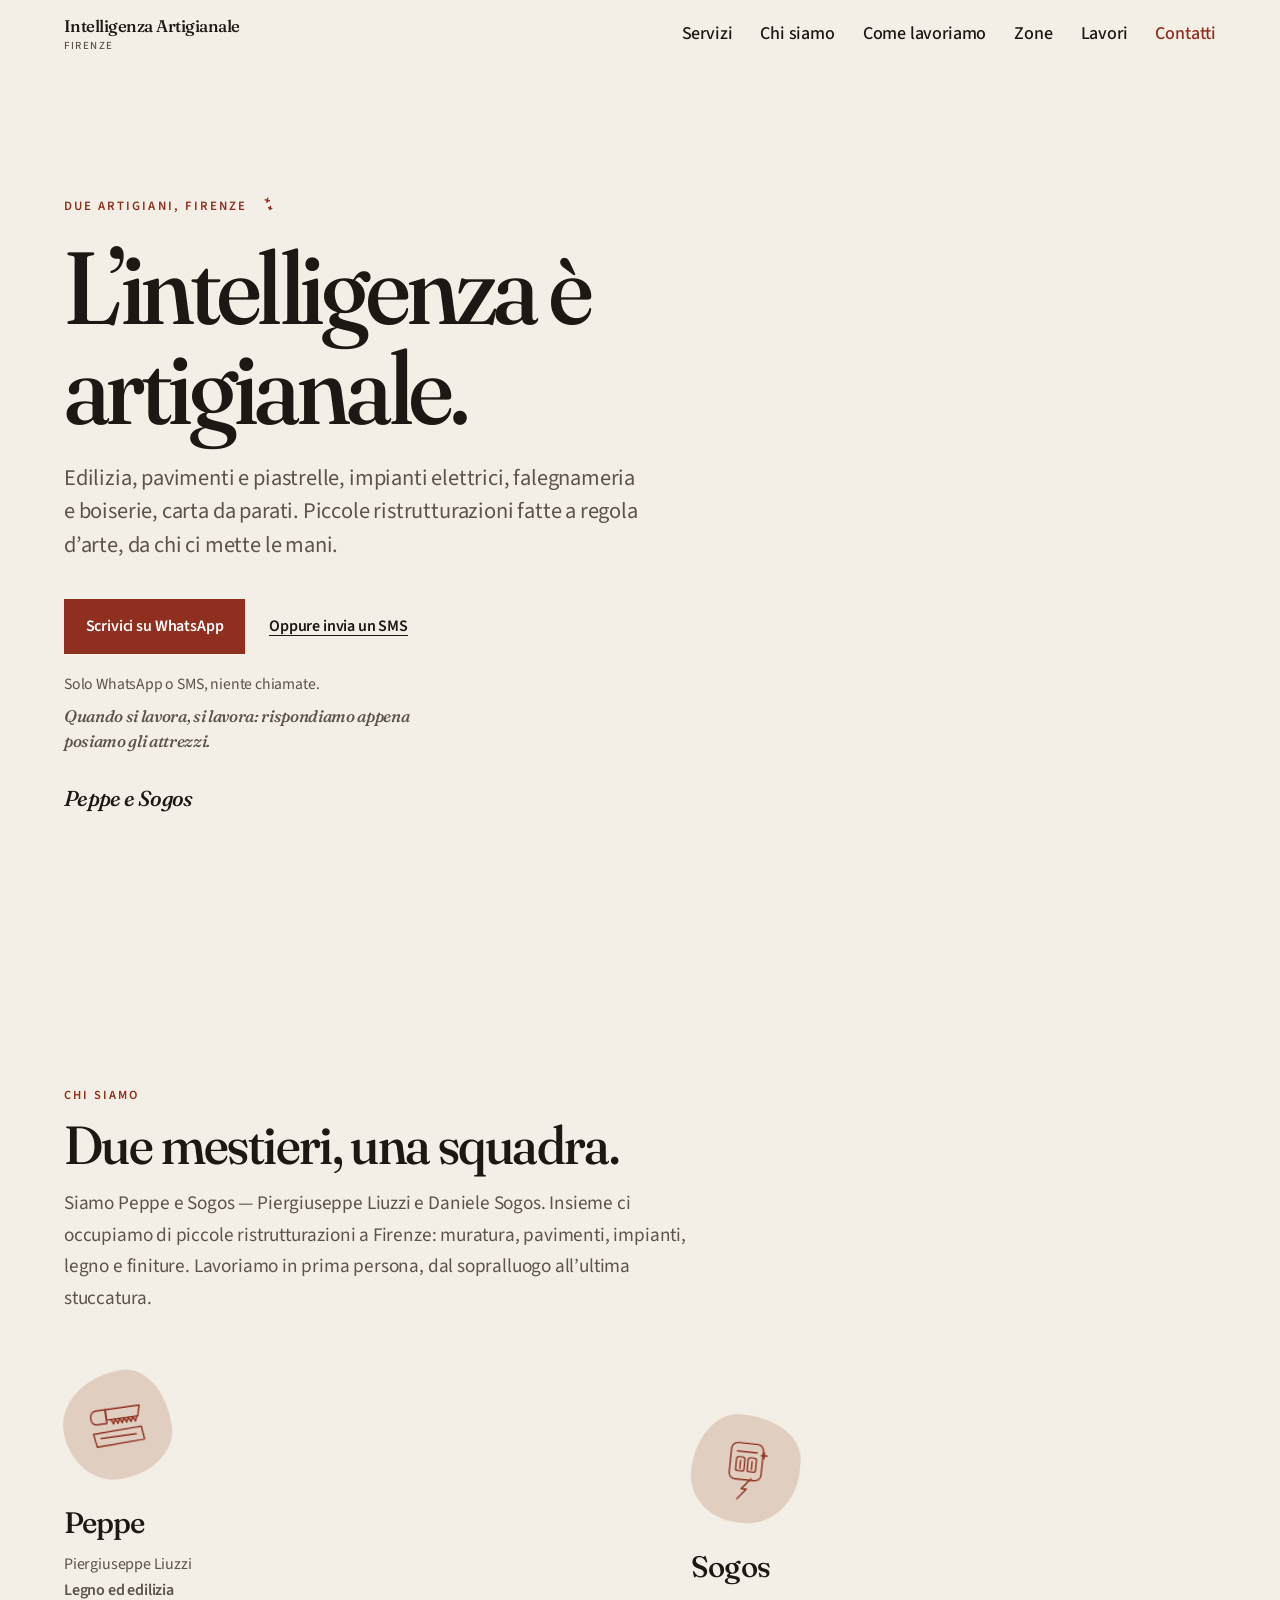
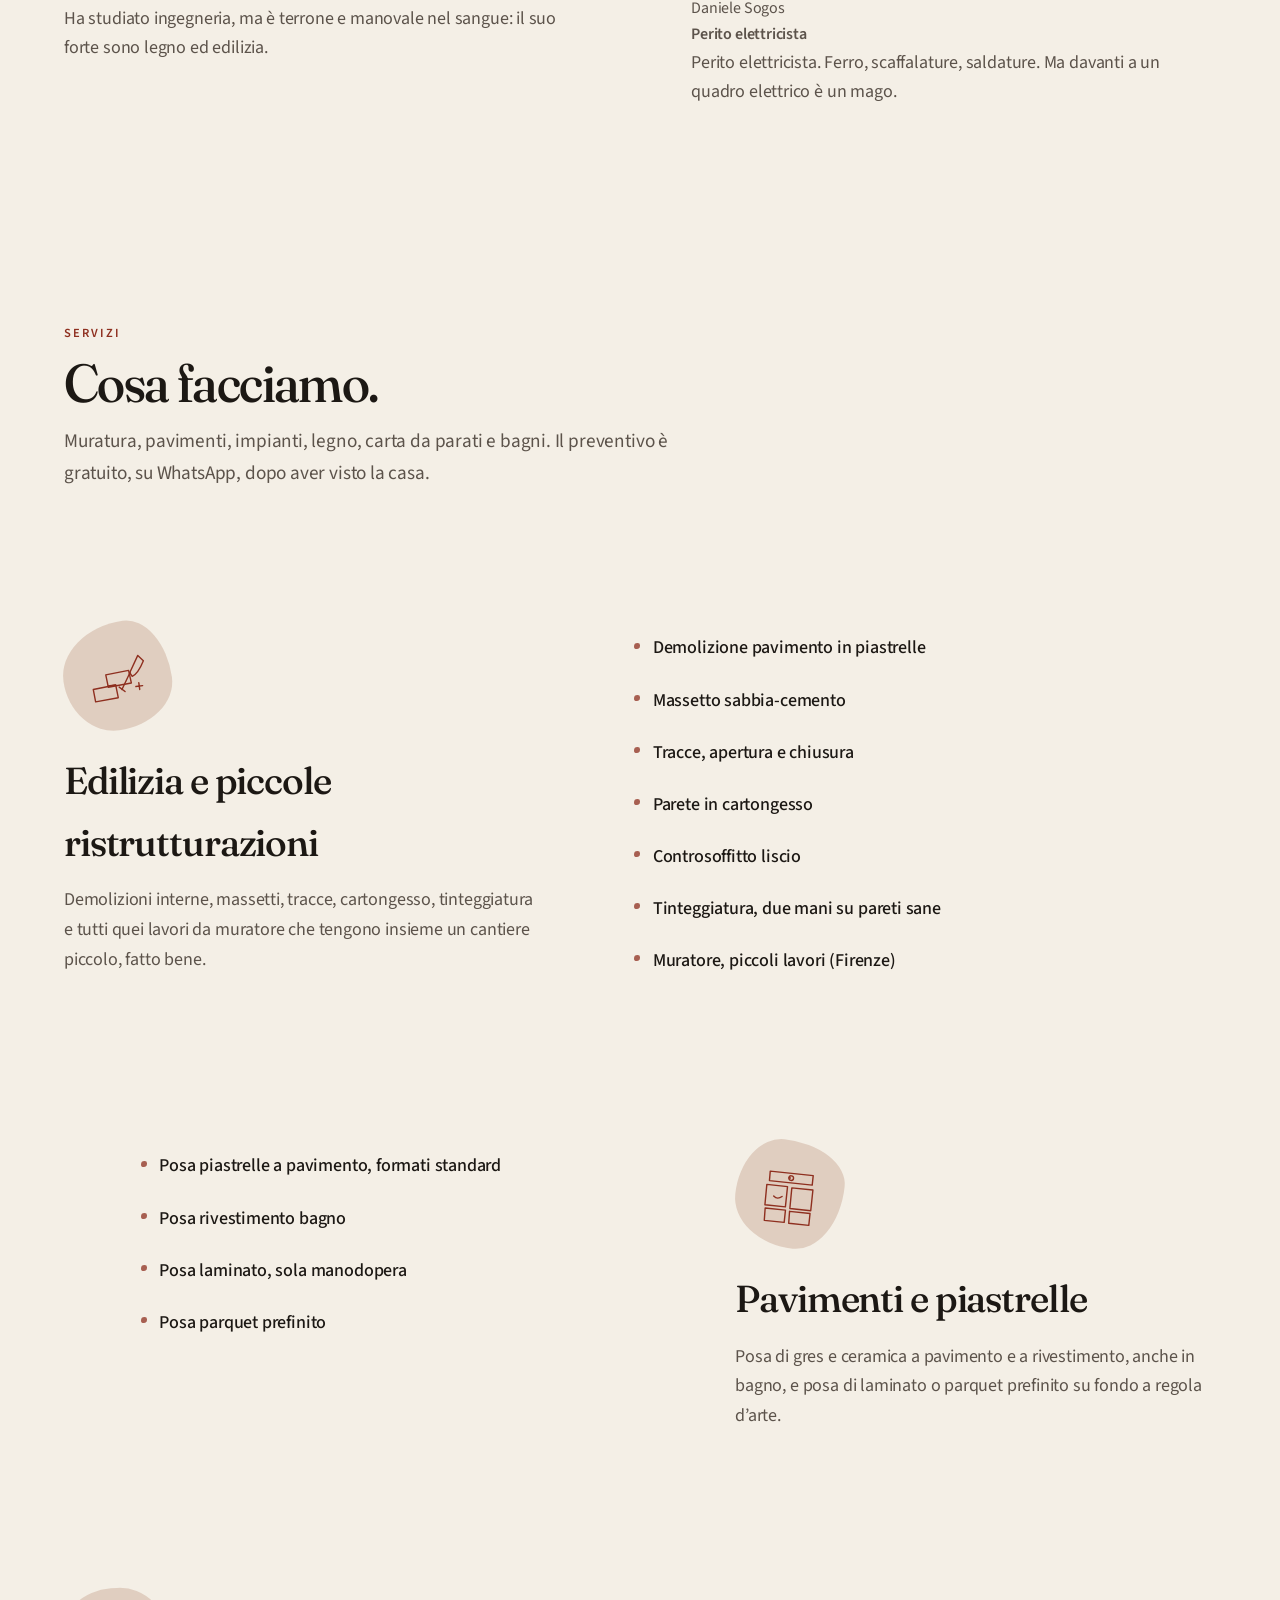
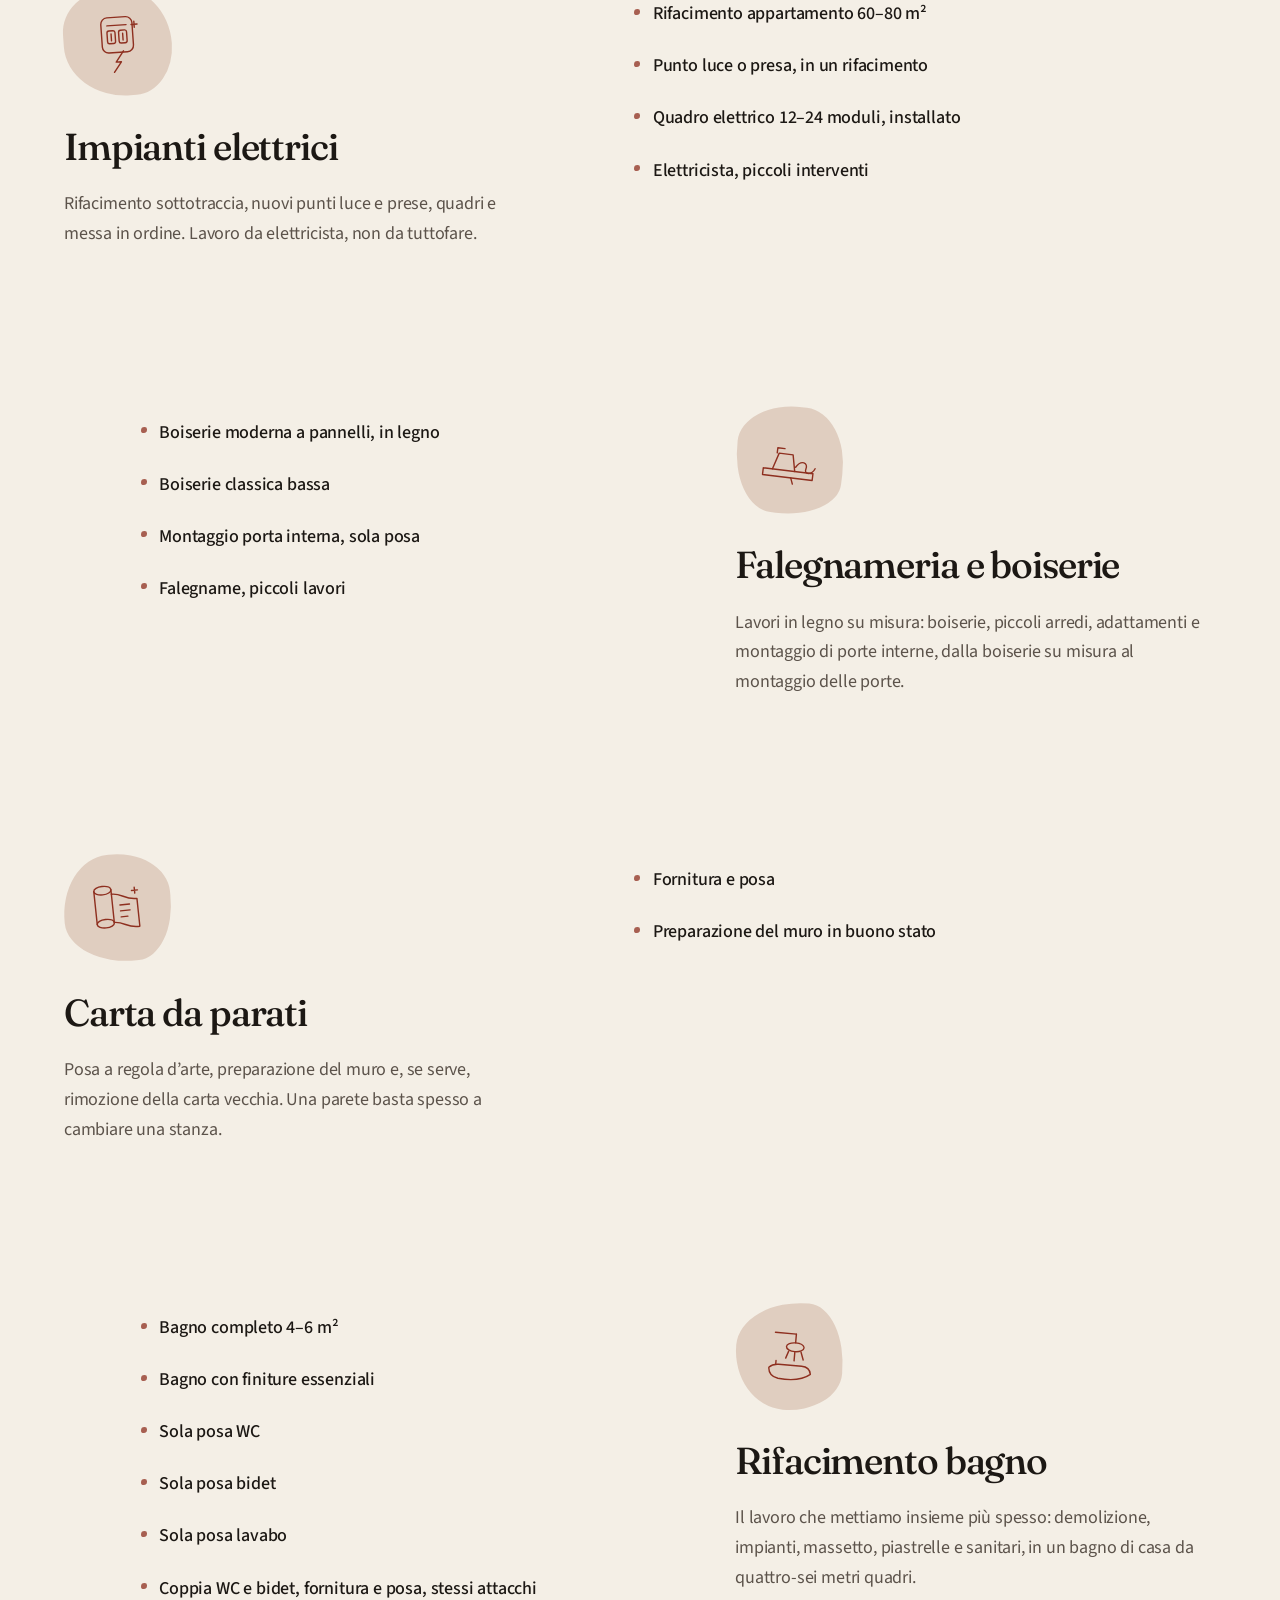
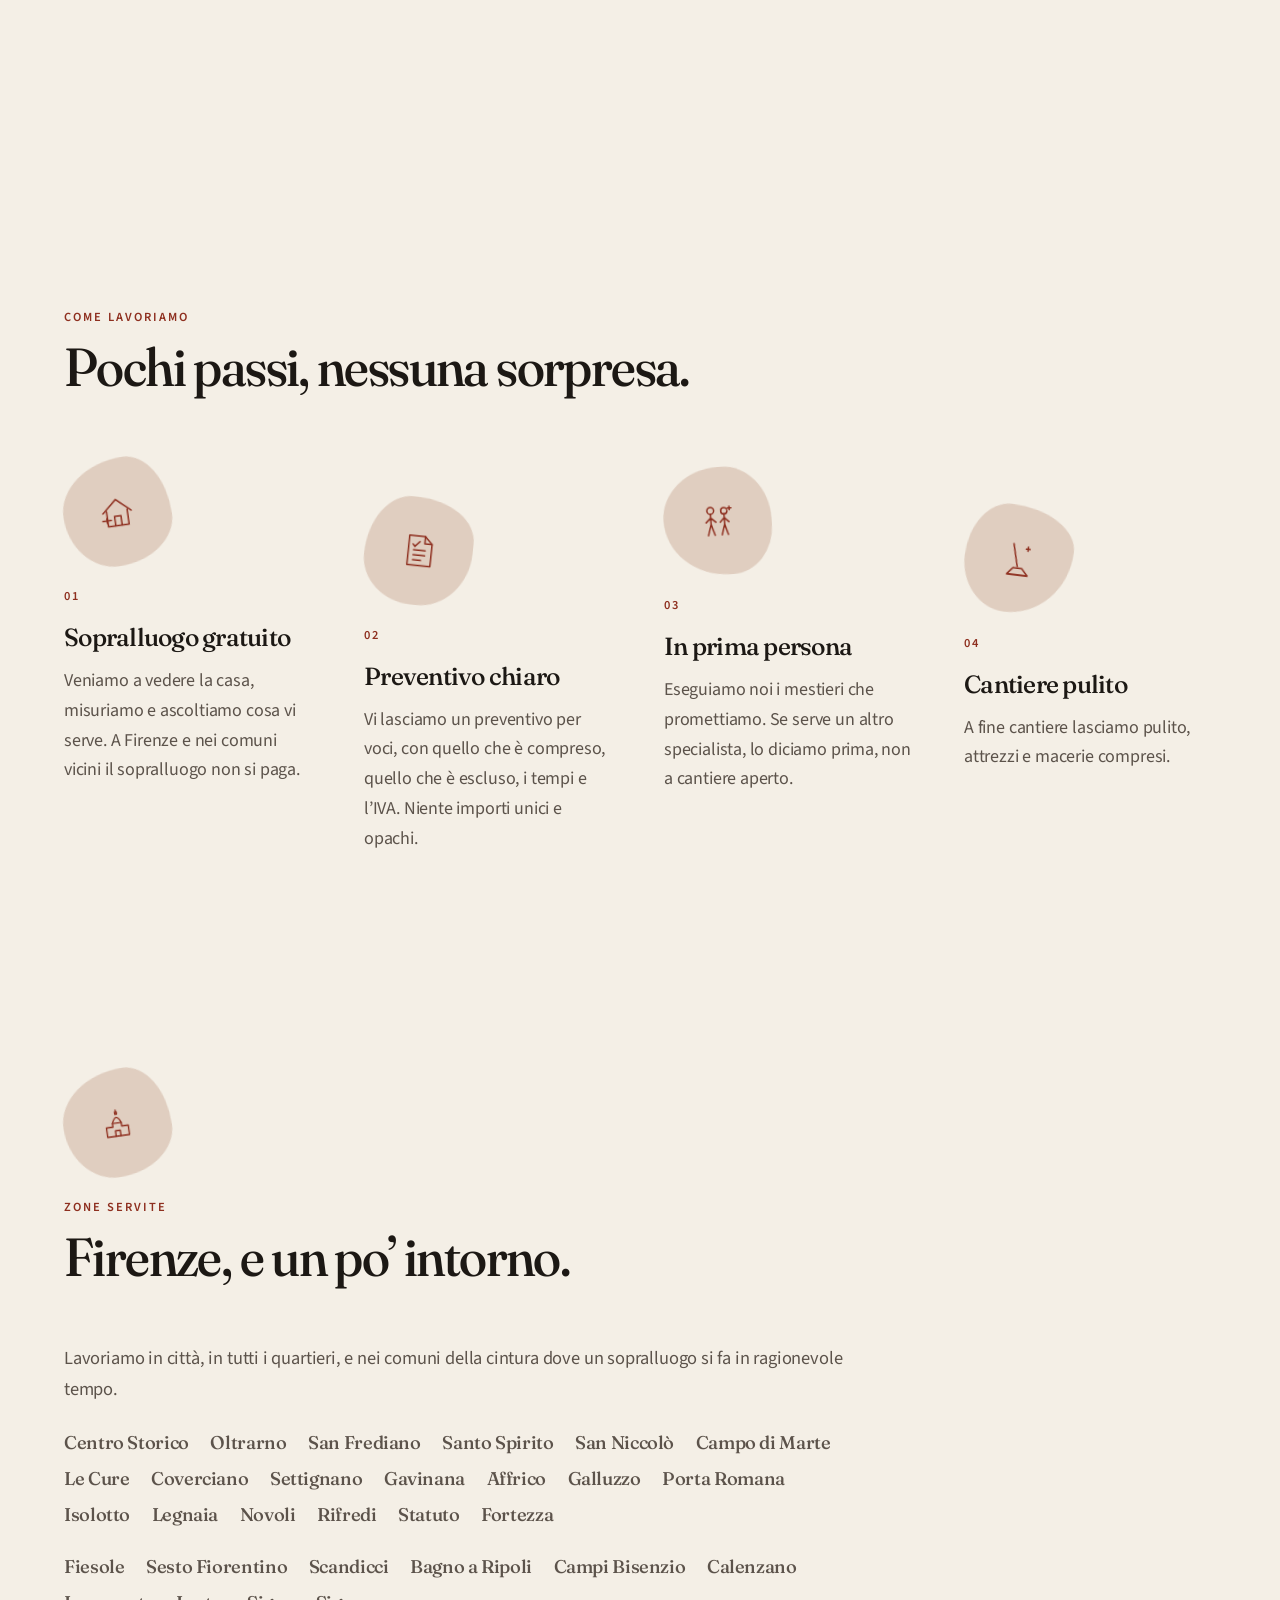
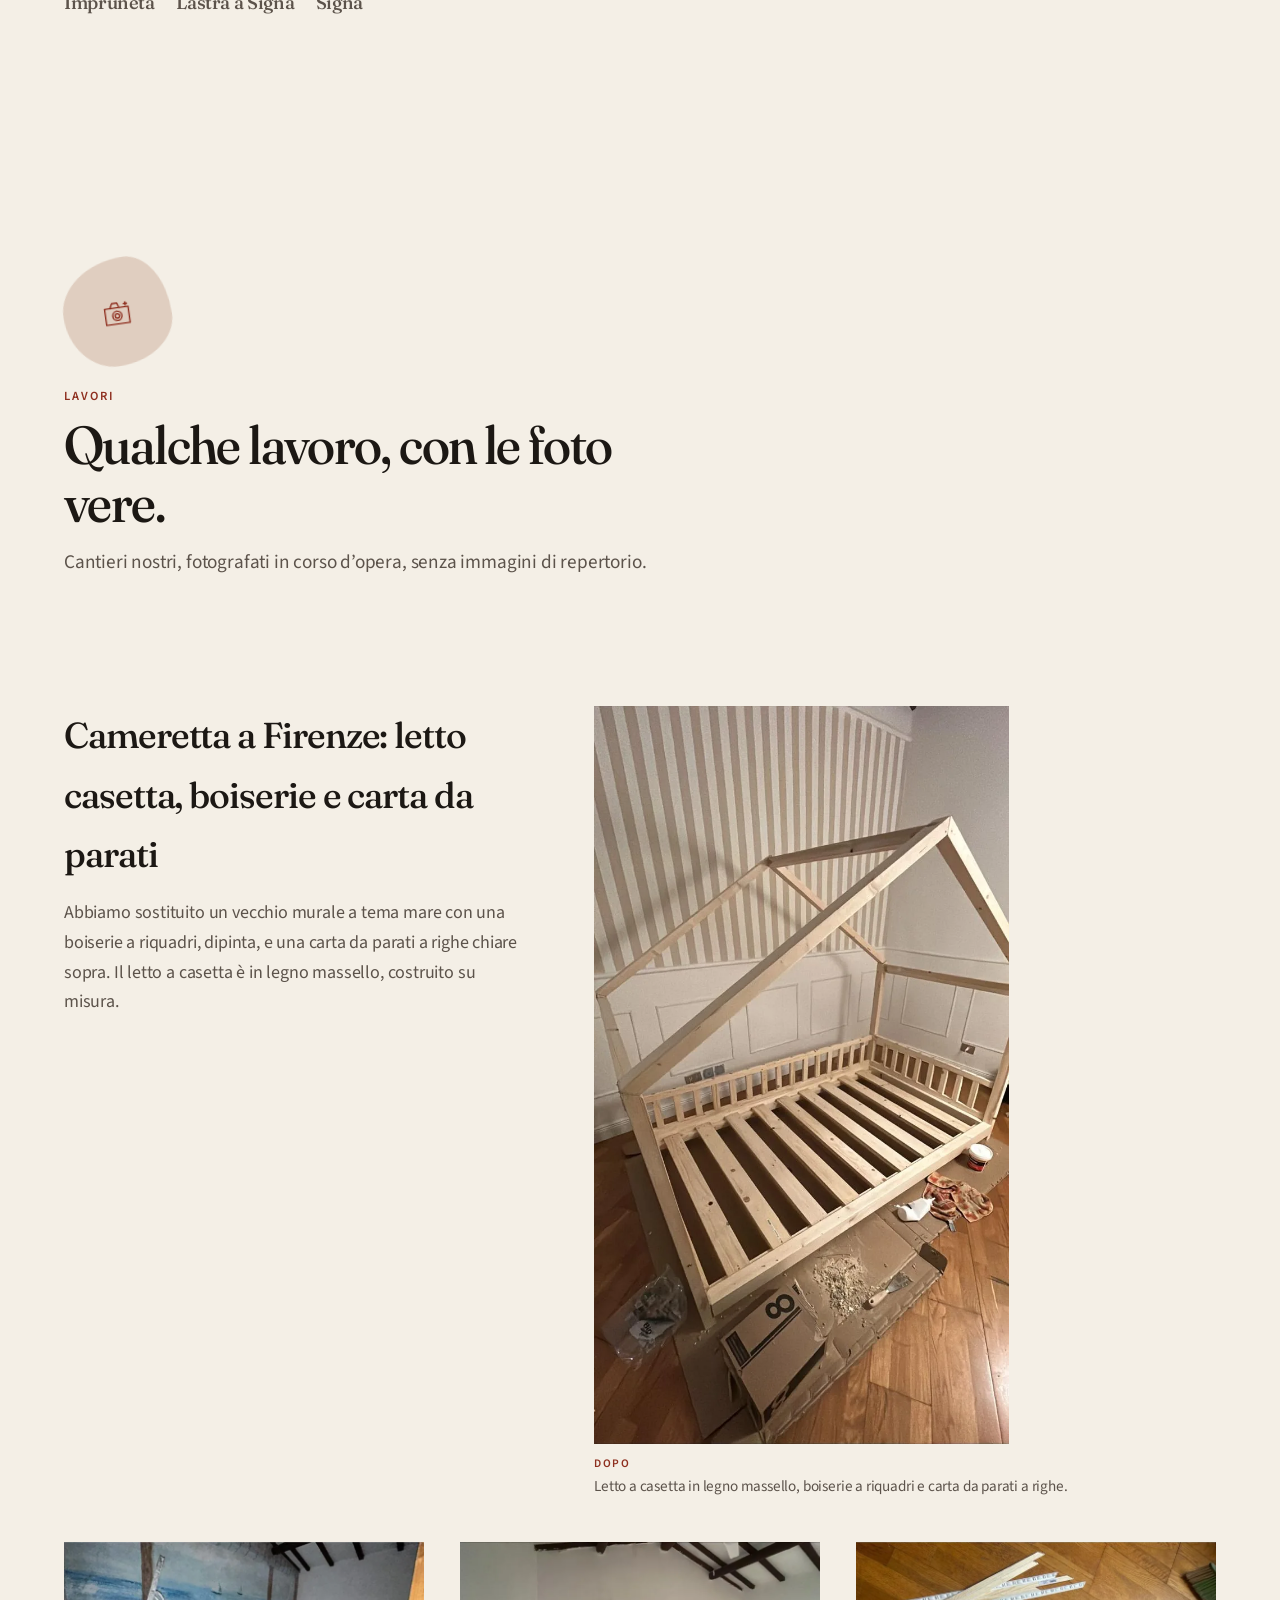
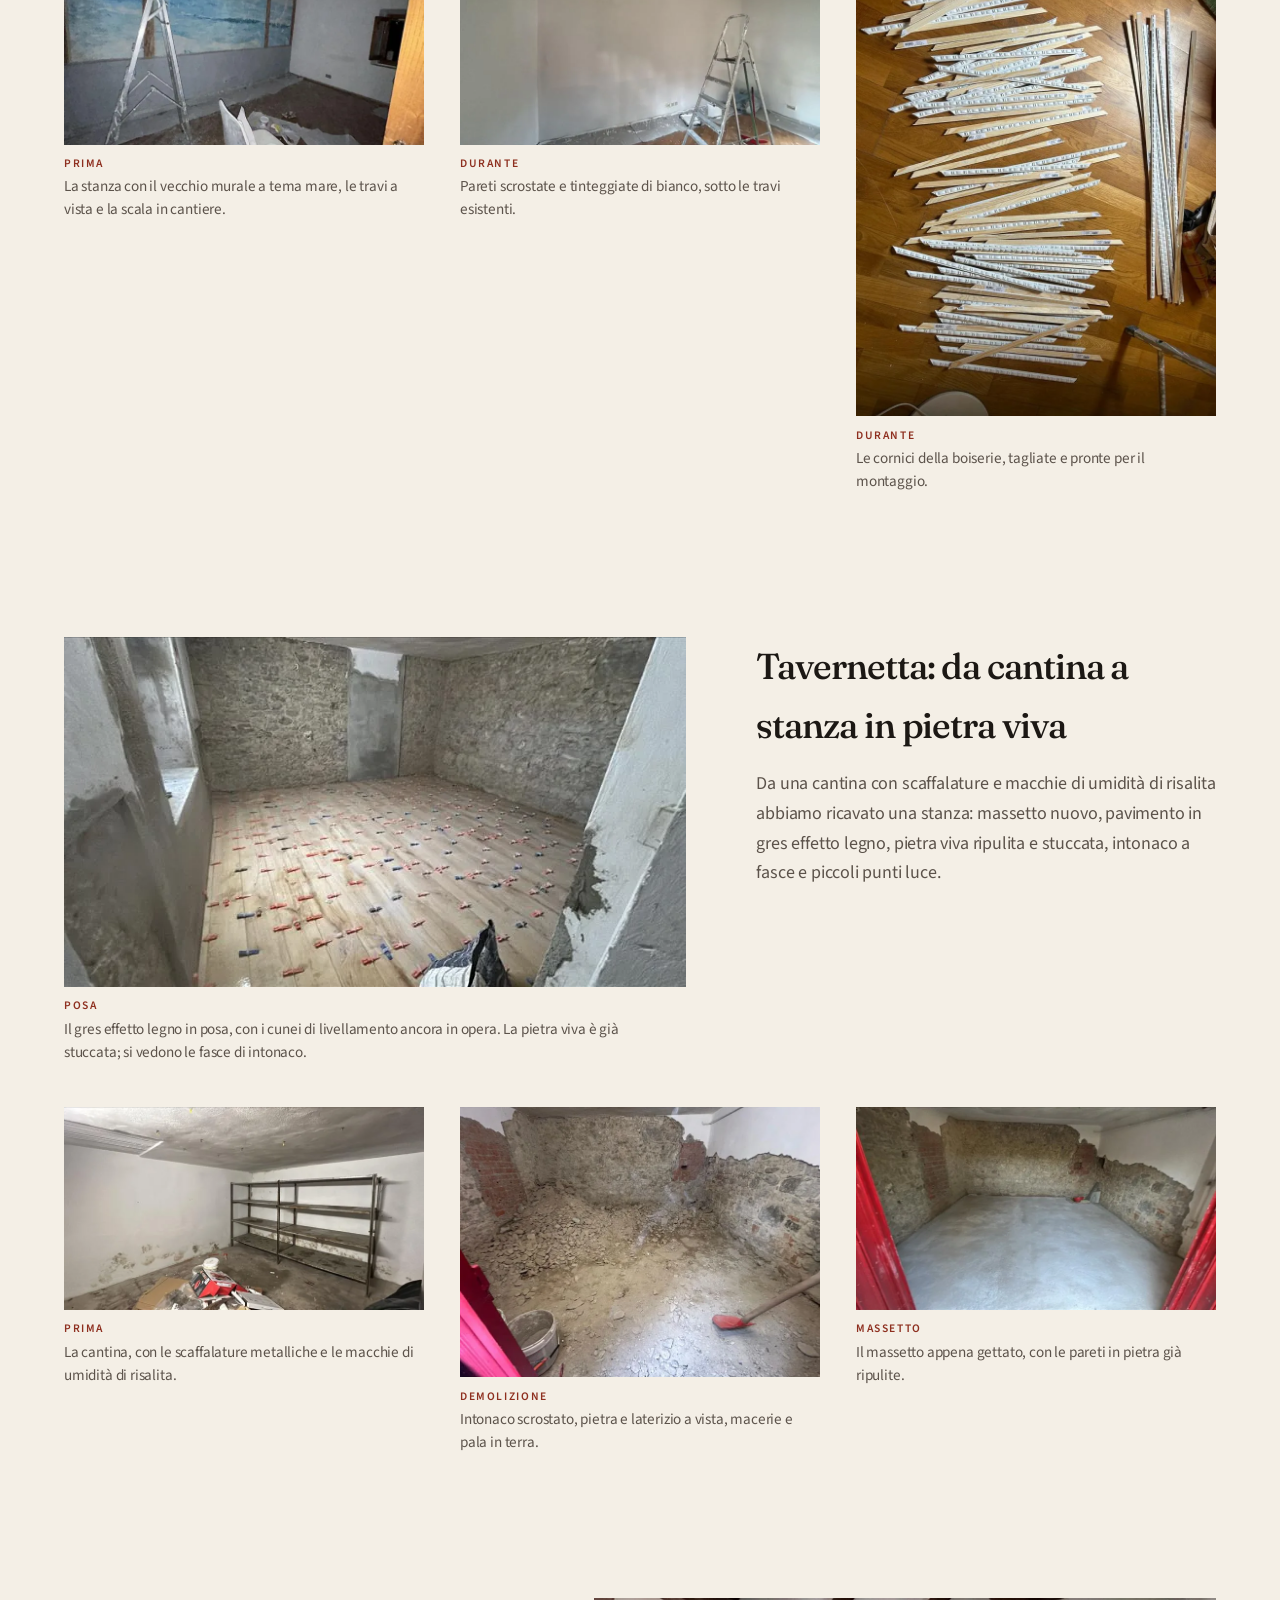
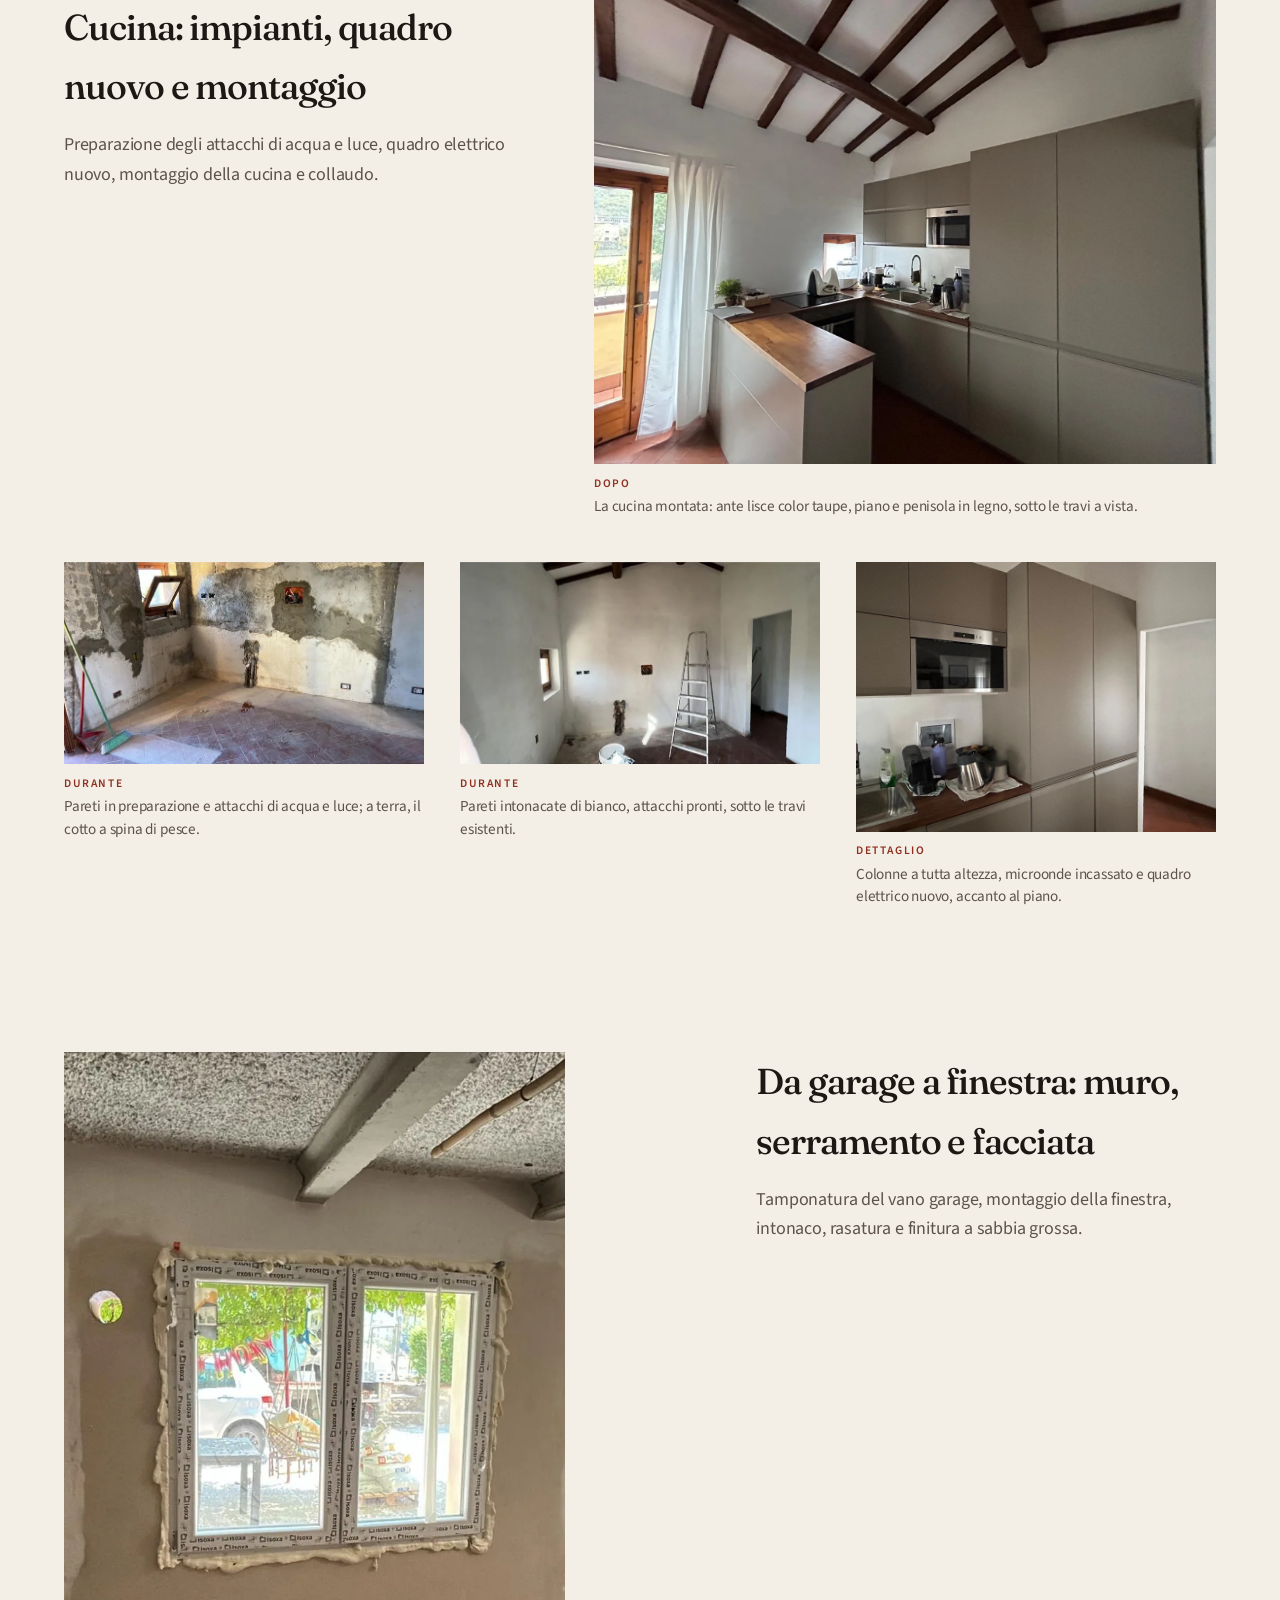
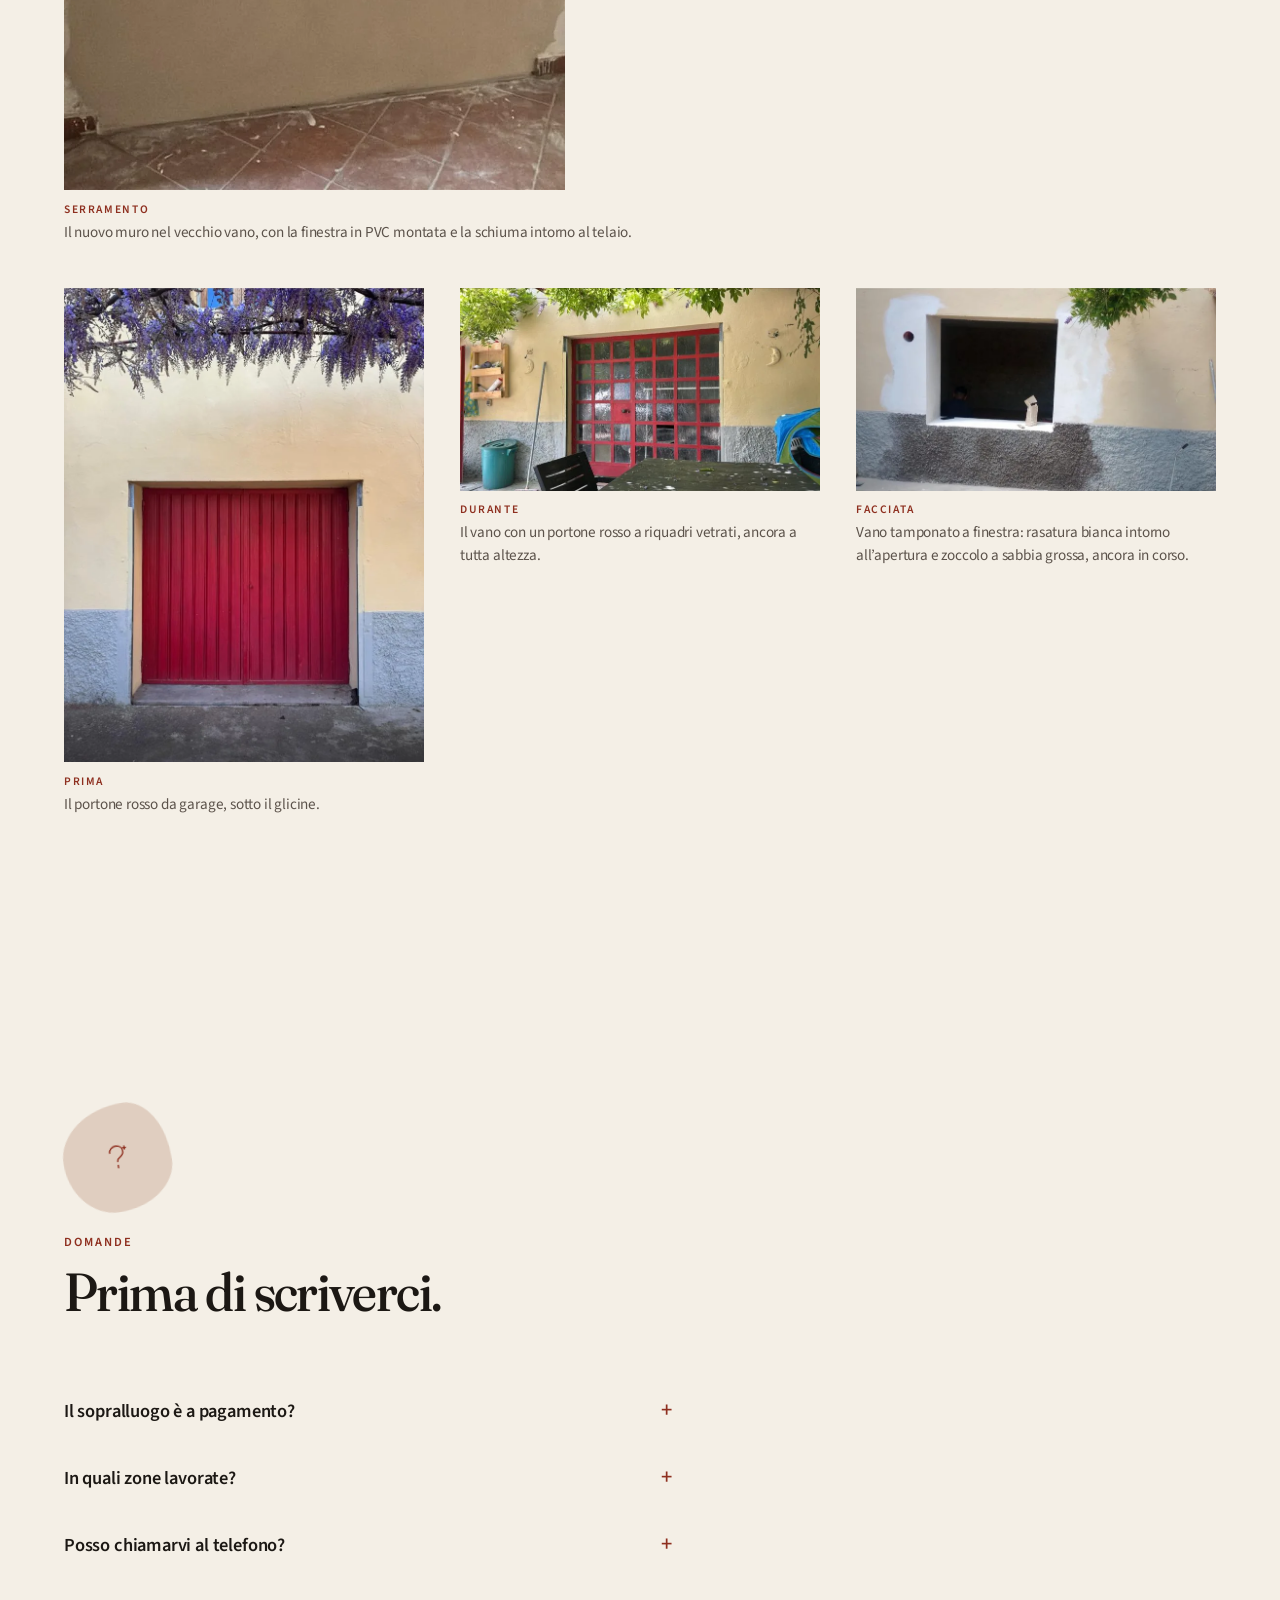
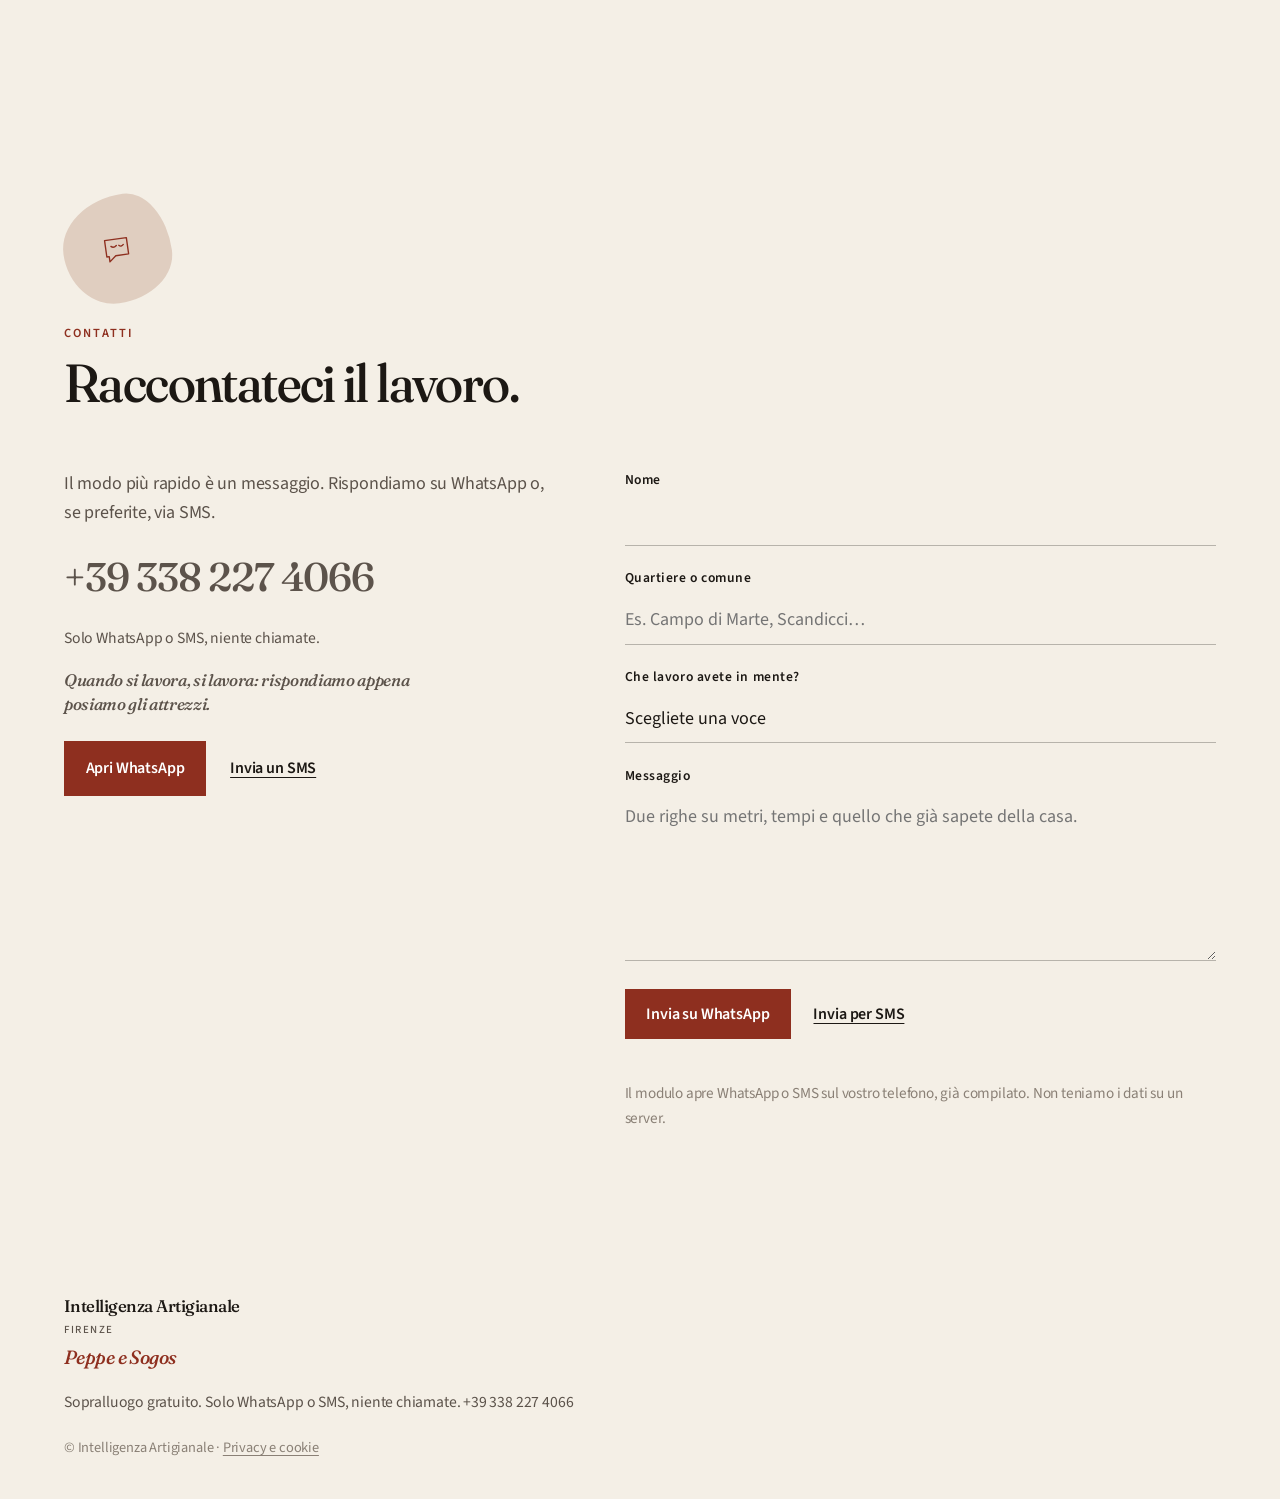
<file: index.html>
<!DOCTYPE html>
<html lang="it">
<head>
  <meta charset="utf-8">
  <meta name="viewport" content="width=device-width, initial-scale=1">
  <title>Intelligenza Artigianale — piccole ristrutturazioni a Firenze</title>
  <meta name="description" content="Intelligenza Artigianale: due artigiani a Firenze per edilizia, pavimenti e piastrelle, impianti elettrici, falegnameria e boiserie, carta da parati. Sopralluogo gratuito. Solo WhatsApp o SMS, niente chiamate.">
  <link rel="canonical" href="https://intelligenzartigianale-firenze.it/">
  <meta name="robots" content="index, follow">
  <meta name="theme-color" content="#f4efe6">
  <meta property="og:type" content="website">
  <meta property="og:locale" content="it_IT">
  <meta property="og:title" content="Intelligenza Artigianale — piccole ristrutturazioni a Firenze">
  <meta property="og:description" content="Due artigiani a Firenze: edilizia, pavimenti, impianti elettrici, falegnameria e carta da parati. Sopralluogo gratuito.">
  <meta property="og:url" content="https://intelligenzartigianale-firenze.it/">
  <meta property="og:image" content="https://intelligenzartigianale-firenze.it/img/og-image.png">
  <meta property="og:site_name" content="Intelligenza Artigianale">
  <meta name="twitter:card" content="summary_large_image">
  <meta name="twitter:title" content="Intelligenza Artigianale — piccole ristrutturazioni a Firenze">
  <meta name="twitter:description" content="Due artigiani a Firenze per piccole ristrutturazioni fatte a regola d’arte. Sopralluogo gratuito.">
  <meta name="twitter:image" content="https://intelligenzartigianale-firenze.it/img/og-image.png">
  <link rel="icon" href="favicon.svg" type="image/svg+xml">
  <link rel="stylesheet" href="css/styles.css">
  <script type="application/ld+json">
  {
    "@context": "https://schema.org",
    "@graph": [
      {
        "@type": "HomeAndConstructionBusiness",
        "@id": "https://intelligenzartigianale-firenze.it/#attivita",
        "name": "Intelligenza Artigianale",
        "description": "Piccole ristrutturazioni a Firenze: edilizia, pavimenti e piastrelle, impianti elettrici, falegnameria e boiserie, carta da parati.",
        "url": "https://intelligenzartigianale-firenze.it/",
        "telephone": "+39 338 227 4066",
        "image": [
          "https://intelligenzartigianale-firenze.it/img/og-image.png",
          "https://intelligenzartigianale-firenze.it/img/lavori/cameretta/cameretta-dopo-letto-casetta.jpg",
          "https://intelligenzartigianale-firenze.it/img/lavori/tavernetta/tavernetta-posa-gres-effetto-legno.jpg",
          "https://intelligenzartigianale-firenze.it/img/lavori/cucina/cucina-dopo-montaggio.jpg",
          "https://intelligenzartigianale-firenze.it/img/lavori/garage-finestra/garage-finestra-durante-serramento.jpg"
        ],
        "areaServed": [
          {
            "@type": "City",
            "name": "Firenze"
          },
          {
            "@type": "AdministrativeArea",
            "name": "Città Metropolitana di Firenze"
          }
        ],
        "address": {
          "@type": "PostalAddress",
          "addressLocality": "Firenze",
          "addressRegion": "Toscana",
          "addressCountry": "IT"
        },
        "knowsLanguage": "it",
        "founder": [
          {
            "@type": "Person",
            "name": "Piergiuseppe Liuzzi",
            "alternateName": "Peppe",
            "jobTitle": "Legno ed edilizia"
          },
          {
            "@type": "Person",
            "name": "Daniele Sogos",
            "alternateName": "Sogos",
            "jobTitle": "Perito elettricista"
          }
        ],
        "alternateName": "Peppe e Sogos",
        "hasOfferCatalog": {
          "@type": "ItemList",
          "name": "Servizi",
          "itemListElement": [
            {
              "@type": "Service",
              "name": "Edilizia e piccole ristrutturazioni"
            },
            {
              "@type": "Service",
              "name": "Pavimenti e piastrelle"
            },
            {
              "@type": "Service",
              "name": "Impianti elettrici"
            },
            {
              "@type": "Service",
              "name": "Falegnameria e boiserie"
            },
            {
              "@type": "Service",
              "name": "Carta da parati"
            },
            {
              "@type": "Service",
              "name": "Rifacimento bagno"
            }
          ]
        },
        "contactPoint": {
          "@type": "ContactPoint",
          "telephone": "+39 338 227 4066",
          "contactType": "customer service",
          "availableLanguage": "Italian",
          "description": "Solo WhatsApp o SMS, niente chiamate"
        }
      },
      {
        "@type": "FAQPage",
        "@id": "https://intelligenzartigianale-firenze.it/#faq",
        "mainEntity": [
          {
            "@type": "Question",
            "name": "Il sopralluogo è a pagamento?",
            "acceptedAnswer": {
              "@type": "Answer",
              "text": "No. Il sopralluogo a Firenze e nei comuni vicini è gratuito e senza impegno."
            }
          },
          {
            "@type": "Question",
            "name": "In quali zone lavorate?",
            "acceptedAnswer": {
              "@type": "Answer",
              "text": "A Firenze, in tutti i quartieri, e nei comuni vicini come Fiesole, Sesto Fiorentino, Scandicci, Bagno a Ripoli, Campi Bisenzio, Calenzano, Impruneta, Lastra a Signa e Signa."
            }
          },
          {
            "@type": "Question",
            "name": "Posso chiamarvi al telefono?",
            "acceptedAnswer": {
              "@type": "Answer",
              "text": "No. Ci scrivete solo su WhatsApp o via SMS, niente chiamate. Il numero è +39 338 227 4066."
            }
          }
        ]
      },
      {
        "@type": "ImageGallery",
        "@id": "https://intelligenzartigianale-firenze.it/#lavori",
        "name": "Lavori di Intelligenza Artigianale",
        "about": {
          "@id": "https://intelligenzartigianale-firenze.it/#attivita"
        },
        "hasPart": [
          {
            "@type": "CreativeWork",
            "name": "Cameretta a Firenze: letto casetta, boiserie e carta da parati",
            "description": "Rifacimento di una cameretta a Firenze: letto a casetta in legno massello costruito su misura, boiserie a riquadri dipinta e carta da parati a righe, al posto di un vecchio murale.",
            "url": "https://intelligenzartigianale-firenze.it/#lavoro-cameretta",
            "image": [
              "https://intelligenzartigianale-firenze.it/img/lavori/cameretta/cameretta-dopo-letto-casetta.jpg",
              "https://intelligenzartigianale-firenze.it/img/lavori/cameretta/cameretta-prima-murale.jpg",
              "https://intelligenzartigianale-firenze.it/img/lavori/cameretta/cameretta-durante-pareti.jpg",
              "https://intelligenzartigianale-firenze.it/img/lavori/cameretta/cameretta-durante-boiserie.jpg"
            ]
          },
          {
            "@type": "CreativeWork",
            "name": "Tavernetta: da cantina a stanza in pietra viva",
            "description": "Conversione di una cantina in stanza: massetto, pavimento in gres effetto legno, pietra viva ripulita e stuccata, intonaco a fasce e piccoli punti luce.",
            "url": "https://intelligenzartigianale-firenze.it/#lavoro-tavernetta",
            "image": [
              "https://intelligenzartigianale-firenze.it/img/lavori/tavernetta/tavernetta-posa-gres-effetto-legno.jpg",
              "https://intelligenzartigianale-firenze.it/img/lavori/tavernetta/tavernetta-prima-cantina.jpg",
              "https://intelligenzartigianale-firenze.it/img/lavori/tavernetta/tavernetta-durante-demolizione.jpg",
              "https://intelligenzartigianale-firenze.it/img/lavori/tavernetta/tavernetta-durante-massetto.jpg"
            ]
          },
          {
            "@type": "CreativeWork",
            "name": "Cucina: impianti, quadro nuovo e montaggio",
            "description": "Preparazione degli attacchi di acqua e luce, quadro elettrico nuovo, montaggio della cucina e collaudo.",
            "url": "https://intelligenzartigianale-firenze.it/#lavoro-cucina",
            "image": [
              "https://intelligenzartigianale-firenze.it/img/lavori/cucina/cucina-dopo-montaggio.jpg",
              "https://intelligenzartigianale-firenze.it/img/lavori/cucina/cucina-durante-attacchi.jpg",
              "https://intelligenzartigianale-firenze.it/img/lavori/cucina/cucina-durante-intonaco.jpg",
              "https://intelligenzartigianale-firenze.it/img/lavori/cucina/cucina-dettaglio-colonne-quadro.jpg"
            ]
          },
          {
            "@type": "CreativeWork",
            "name": "Da garage a finestra: muro, serramento e facciata",
            "description": "Tamponatura del vano garage, montaggio della finestra, intonaco, rasatura e finitura a sabbia grossa.",
            "url": "https://intelligenzartigianale-firenze.it/#lavoro-garage-finestra",
            "image": [
              "https://intelligenzartigianale-firenze.it/img/lavori/garage-finestra/garage-finestra-durante-serramento.jpg",
              "https://intelligenzartigianale-firenze.it/img/lavori/garage-finestra/garage-finestra-prima-portone.jpg",
              "https://intelligenzartigianale-firenze.it/img/lavori/garage-finestra/garage-finestra-durante-portone-vetrato.jpg",
              "https://intelligenzartigianale-firenze.it/img/lavori/garage-finestra/garage-finestra-dopo-facciata.jpg"
            ]
          }
        ]
      }
    ]
  }
  </script>
</head>
<body>
  <a class="skip" href="#contenuto">Vai al contenuto</a>
  <header class="site-header">
    <div class="wrap header-inner">
      <a class="wordmark" href="#inizio">Intelligenza Artigianale<span>Firenze</span></a>
      <button class="nav-toggle" type="button" aria-expanded="false" aria-controls="menu">Menu</button>
      <nav class="site-nav" id="menu" aria-label="Principale">
        <ul>
          <li><a href="#servizi">Servizi</a></li>
          <li><a href="#chi-siamo">Chi siamo</a></li>
          <li><a href="#come-lavoriamo">Come lavoriamo</a></li>
          <li><a href="#zone">Zone</a></li>
          <li><a href="#lavori">Lavori</a></li>
          <li><a href="#contatti" class="cta-nav">Contatti</a></li>
        </ul>
      </nav>
    </div>
  </header>

  <main id="contenuto">
    <section class="hero" id="inizio">
      <div class="wrap">
        <p class="eyebrow reveal">Due artigiani, Firenze <svg class="sparkle" viewBox="0 0 16 16" fill="none" stroke="currentColor" stroke-width="1.4" stroke-linecap="round" aria-hidden="true" focusable="false"><path d="M8 2 V6 M6 4 H10 M12.2 9.2 V12.2 M10.7 10.7 H13.7"/></svg></p>
        <h1 class="reveal">L’intelligenza è artigianale.</h1>
        <p class="lead reveal">Edilizia, pavimenti e piastrelle, impianti elettrici, falegnameria e boiserie, carta da parati. Piccole ristrutturazioni fatte a regola d’arte, da chi ci mette le mani.</p>
        <div class="actions reveal">
          <a class="btn" href="https://wa.me/393382274066?text=Buongiorno%2C%20vi%20contatto%20dal%20sito%20Intelligenza%20Artigianale%20e%20vorrei%20un%20sopralluogo%20gratuito.">Scrivici su WhatsApp</a>
          <a class="btn btn-ghost" href="sms:+393382274066?body=Buongiorno%2C%20vi%20contatto%20dal%20sito%20Intelligenza%20Artigianale%20e%20vorrei%20un%20sopralluogo%20gratuito.">Oppure invia un SMS</a>
        </div>
        <p class="channel-note">Solo WhatsApp o SMS, niente chiamate.</p>
        <p class="channel-aside">Quando si lavora, si lavora: rispondiamo appena posiamo gli attrezzi.</p>
        <p class="signature">Peppe e Sogos</p>
      </div>
    </section>

    <section class="section" id="chi-siamo" aria-labelledby="chi-siamo-title">
      <div class="wrap">
        <header class="section-head on-scroll">
          <span class="kicker">Chi siamo</span>
          <h2 id="chi-siamo-title">Due mestieri, una squadra.</h2>
          <p>Siamo Peppe e Sogos — Piergiuseppe Liuzzi e Daniele Sogos. Insieme ci occupiamo di piccole ristrutturazioni a Firenze: muratura, pavimenti, impianti, legno e finiture. Lavoriamo in prima persona, dal sopralluogo all’ultima stuccatura.</p>
        </header>
        <div class="people">
          <article class="person on-scroll">
            <span class="icon-blob" aria-hidden="true"><span class="blob"></span><svg class="icon icon-person icon-draw" viewBox="0 0 32 32" fill="none" stroke="currentColor" stroke-width="1.5" stroke-linecap="round" stroke-linejoin="round" aria-hidden="true" focusable="false"><path data-draw pathLength="100" d="M11 7.6 H6.3 C4.4 7.6 3.3 9 3.3 11 C3.3 13.1 4.4 14.5 6.3 14.5 H11"/><path data-draw pathLength="100" d="M11 7.6 V14.5"/><path data-draw pathLength="100" d="M11 7.6 H28.2 L26.8 12.8 H11 Z"/><path data-draw pathLength="100" d="M13.2 12.8 L14.3 15.2 L15.4 12.8 L16.5 15.2 L17.6 12.8 L18.7 15.2 L19.8 12.8 L20.9 15.2 L22 12.8 L23.1 15.2 L24.2 12.8 L25.3 15.2 L26.4 12.8"/><path data-draw pathLength="100" d="M3.6 19 L27.8 18.2 L28.6 24.8 L4.6 25.6 Z"/><path data-draw pathLength="100" d="M7 21.6 H24.8"/></svg></span>
            <h3>Peppe</h3>
            <p class="fullname">Piergiuseppe Liuzzi</p>
            <p class="role">Legno ed edilizia</p>
            <p>Ha studiato ingegneria, ma è terrone e manovale nel sangue: il suo forte sono legno ed edilizia.</p>
          </article>
          <article class="person on-scroll">
            <span class="icon-blob" aria-hidden="true"><span class="blob"></span><svg class="icon icon-person icon-draw" viewBox="0 0 32 32" fill="none" stroke="currentColor" stroke-width="1.5" stroke-linecap="round" stroke-linejoin="round" aria-hidden="true" focusable="false"><rect data-draw pathLength="100" x="8" y="3.2" width="16" height="18.2" rx="3.2"/><path data-draw pathLength="100" d="M11 7.4 H21"/><rect data-draw pathLength="100" x="11" y="10.2" width="4.2" height="7" rx="1.1"/><path data-draw pathLength="100" d="M13.1 12 V16"/><rect data-draw pathLength="100" x="16.8" y="10.2" width="4.2" height="7" rx="1.1"/><path data-draw pathLength="100" d="M18.9 12 V16"/><path data-draw pathLength="100" d="M19.2 20.6 L14.8 26 H17.4 L13.2 31.2"/><path data-draw pathLength="100" d="M24.6 7 V10 M23.1 8.5 H26.1"/></svg></span>
            <h3>Sogos</h3>
            <p class="fullname">Daniele Sogos</p>
            <p class="role">Perito elettricista</p>
            <p>Perito elettricista. Ferro, scaffalature, saldature. Ma davanti a un quadro elettrico è un mago.</p>
          </article>
        </div>
      </div>
    </section>

    <section class="section" id="servizi" aria-labelledby="servizi-title">
      <div class="wrap">
        <header class="section-head on-scroll">
          <span class="kicker">Servizi</span>
          <h2 id="servizi-title">Cosa facciamo.</h2>
          <p>Muratura, pavimenti, impianti, legno, carta da parati e bagni. Il preventivo è gratuito, su WhatsApp, dopo aver visto la casa.</p>
        </header>

        <article class="service on-scroll">
          <div class="service-intro">
            <span class="icon-blob" aria-hidden="true"><span class="blob"></span><svg class="icon icon-service icon-draw" viewBox="0 0 32 32" fill="none" stroke="currentColor" stroke-width="1.5" stroke-linecap="round" stroke-linejoin="round" aria-hidden="true" focusable="false"><path data-draw pathLength="100" d="M3.2 21 L14.6 20.3 L15 26.8 L3.5 27.3 Z"/><path data-draw pathLength="100" d="M10.4 14.6 L22 14 L22.5 20.4 L10.8 20.9 Z"/><path data-draw pathLength="100" d="M14.6 20.3 H10.8"/><path data-draw pathLength="100" d="M17.4 23 L22.8 14.8"/><path data-draw pathLength="100" d="M16.2 21.6 L18.8 24.2"/><path data-draw pathLength="100" d="M22.4 15.2 L27.6 7.2 L30 10.2 C27.8 14 25.2 16.6 23.4 17.2 Z"/><path data-draw pathLength="100" d="M26.2 20.8 V24.2 M24.5 22.5 H27.9"/></svg></span>
            <h3>Edilizia e piccole ristrutturazioni</h3>
            <p class="desc">Demolizioni interne, massetti, tracce, cartongesso, tinteggiatura e tutti quei lavori da muratore che tengono insieme un cantiere piccolo, fatto bene.</p>
          </div>
          <div class="service-rates">
            <ul class="work-list">
              <li>Demolizione pavimento in piastrelle</li>
              <li>Massetto sabbia-cemento</li>
              <li>Tracce, apertura e chiusura</li>
              <li>Parete in cartongesso</li>
              <li>Controsoffitto liscio</li>
              <li>Tinteggiatura, due mani su pareti sane</li>
              <li>Muratore, piccoli lavori (Firenze)</li>
            </ul>
          </div>
        </article>

        <article class="service on-scroll">
          <div class="service-intro">
            <span class="icon-blob" aria-hidden="true"><span class="blob"></span><svg class="icon icon-service icon-draw" viewBox="0 0 32 32" fill="none" stroke="currentColor" stroke-width="1.5" stroke-linecap="round" stroke-linejoin="round" aria-hidden="true" focusable="false"><path data-draw pathLength="100" d="M4.2 12.4 H14.6 V22.6 H4.3 Z"/><path data-draw pathLength="100" d="M16.8 12.8 H27.4 V23.2 H16.9 Z"/><path data-draw pathLength="100" d="M4.6 24.2 H14.8 V30.4 H4.8 Z"/><path data-draw pathLength="100" d="M16.9 24.6 H27.2 V30.6 H17.1 Z"/><path data-draw pathLength="100" d="M5.2 5.6 H26.8 V10.4 H5.3 Z"/><circle data-draw pathLength="100" cx="16" cy="8" r="1.15"/><path data-draw pathLength="100" d="M14.8 8 H15.6"/><path data-draw pathLength="100" d="M8.2 17.8 Q10.2 19.6 12.4 17.6"/></svg></span>
            <h3>Pavimenti e piastrelle</h3>
            <p class="desc">Posa di gres e ceramica a pavimento e a rivestimento, anche in bagno, e posa di laminato o parquet prefinito su fondo a regola d’arte.</p>
          </div>
          <div class="service-rates">
            <ul class="work-list">
              <li>Posa piastrelle a pavimento, formati standard</li>
              <li>Posa rivestimento bagno</li>
              <li>Posa laminato, sola manodopera</li>
              <li>Posa parquet prefinito</li>
            </ul>
          </div>
        </article>

        <article class="service on-scroll">
          <div class="service-intro">
            <span class="icon-blob" aria-hidden="true"><span class="blob"></span><svg class="icon icon-service icon-draw" viewBox="0 0 32 32" fill="none" stroke="currentColor" stroke-width="1.5" stroke-linecap="round" stroke-linejoin="round" aria-hidden="true" focusable="false"><rect data-draw pathLength="100" x="8.2" y="3.6" width="15.6" height="17.6" rx="3.2"/><path data-draw pathLength="100" d="M11.2 7.6 H20.8"/><rect data-draw pathLength="100" x="11" y="10.2" width="4" height="6.4" rx="1"/><path data-draw pathLength="100" d="M13 11.8 V15.2"/><rect data-draw pathLength="100" x="16.8" y="10.2" width="4" height="6.4" rx="1"/><path data-draw pathLength="100" d="M18.8 11.8 V15.2"/><path data-draw pathLength="100" d="M18.6 20.6 L14.6 26 H17.2 L13.4 31"/><path data-draw pathLength="100" d="M24.8 6.2 V9.2 M23.3 7.7 H26.3"/></svg></span>
            <h3>Impianti elettrici</h3>
            <p class="desc">Rifacimento sottotraccia, nuovi punti luce e prese, quadri e messa in ordine. Lavoro da elettricista, non da tuttofare.</p>
          </div>
          <div class="service-rates">
            <ul class="work-list">
              <li>Rifacimento appartamento 60–80 m²</li>
              <li>Punto luce o presa, in un rifacimento</li>
              <li>Quadro elettrico 12–24 moduli, installato</li>
              <li>Elettricista, piccoli interventi</li>
            </ul>
          </div>
        </article>

        <article class="service on-scroll">
          <div class="service-intro">
            <span class="icon-blob" aria-hidden="true"><span class="blob"></span><svg class="icon icon-service icon-draw" viewBox="0 0 32 32" fill="none" stroke="currentColor" stroke-width="1.5" stroke-linecap="round" stroke-linejoin="round" aria-hidden="true" focusable="false"><path data-draw pathLength="100" d="M3.4 21.4 H28.4 V24.8 H3.4 Z"/><path data-draw pathLength="100" d="M8 21.4 L10.4 13.2 H17.4 L19.2 21.4"/><path data-draw pathLength="100" d="M9.4 13.2 V10.6 H13"/><path data-draw pathLength="100" d="M17.6 24.8 L18.8 27.8"/><path data-draw pathLength="100" d="M19.4 19.2 C21.8 15 25.6 16.2 24.6 19.6 C23.8 22.4 28 22.2 29.2 18.6"/></svg></span>
            <h3>Falegnameria e boiserie</h3>
            <p class="desc">Lavori in legno su misura: boiserie, piccoli arredi, adattamenti e montaggio di porte interne, dalla boiserie su misura al montaggio delle porte.</p>
          </div>
          <div class="service-rates">
            <ul class="work-list">
              <li>Boiserie moderna a pannelli, in legno</li>
              <li>Boiserie classica bassa</li>
              <li>Montaggio porta interna, sola posa</li>
              <li>Falegname, piccoli lavori</li>
            </ul>
          </div>
        </article>

        <article class="service on-scroll">
          <div class="service-intro">
            <span class="icon-blob" aria-hidden="true"><span class="blob"></span><svg class="icon icon-service icon-draw" viewBox="0 0 32 32" fill="none" stroke="currentColor" stroke-width="1.5" stroke-linecap="round" stroke-linejoin="round" aria-hidden="true" focusable="false"><ellipse data-draw pathLength="100" cx="9.4" cy="6.6" rx="4.3" ry="2.1"/><path data-draw pathLength="100" d="M5.1 6.6 V23.2"/><path data-draw pathLength="100" d="M13.7 6.6 V23.2"/><ellipse data-draw pathLength="100" cx="9.4" cy="23.2" rx="4.3" ry="2.1"/><path data-draw pathLength="100" d="M13.7 8.8 C19 8.8 20.2 12.4 26.2 12.2 V26.2 C20 26.6 19 23.2 13.7 23"/><path data-draw pathLength="100" d="M17.4 14.6 H22.2 M17.4 17.6 H22.2 M17.4 20.6 H20.8"/><path data-draw pathLength="100" d="M25.4 6.5 V9.5 M23.9 8 H26.9"/></svg></span>
            <h3>Carta da parati</h3>
            <p class="desc">Posa a regola d’arte, preparazione del muro e, se serve, rimozione della carta vecchia. Una parete basta spesso a cambiare una stanza.</p>
          </div>
          <div class="service-rates">
            <ul class="work-list">
              <li>Fornitura e posa</li>
              <li>Preparazione del muro in buono stato</li>
            </ul>
          </div>
        </article>

        <article class="service on-scroll">
          <div class="service-intro">
            <span class="icon-blob" aria-hidden="true"><span class="blob"></span><svg class="icon icon-service icon-draw" viewBox="0 0 32 32" fill="none" stroke="currentColor" stroke-width="1.5" stroke-linecap="round" stroke-linejoin="round" aria-hidden="true" focusable="false"><path data-draw pathLength="100" d="M8 4.8 H18.5"/><path data-draw pathLength="100" d="M18.5 4.8 V9.2"/><ellipse data-draw pathLength="100" cx="18.5" cy="11.4" rx="4.4" ry="2.2"/><path data-draw pathLength="100" d="M15.4 13.6 L14.2 17.2"/><path data-draw pathLength="100" d="M18.5 13.8 V18.2"/><path data-draw pathLength="100" d="M21.6 13.6 L23 17.4"/><path data-draw pathLength="100" d="M6.2 22.5 Q8 20.6 11 20.6 H22.5 Q26.5 20.6 27.2 24.2 Q22 28.6 11.2 27.6 Q6.4 26.8 6.2 22.5 Z"/><path data-draw pathLength="100" d="M9.5 20.6 V18.8"/></svg></span>
            <h3>Rifacimento bagno</h3>
            <p class="desc">Il lavoro che mettiamo insieme più spesso: demolizione, impianti, massetto, piastrelle e sanitari, in un bagno di casa da quattro-sei metri quadri.</p>
          </div>
          <div class="service-rates">
            <ul class="work-list">
              <li>Bagno completo 4–6 m²</li>
              <li>Bagno con finiture essenziali</li>
              <li>Sola posa WC</li>
              <li>Sola posa bidet</li>
              <li>Sola posa lavabo</li>
              <li>Coppia WC e bidet, fornitura e posa, stessi attacchi</li>
            </ul>
          </div>
        </article>

      </div>
    </section>

    <section class="section" id="come-lavoriamo" aria-labelledby="metodo-title">
      <div class="wrap">
        <header class="section-head on-scroll">
          <span class="kicker">Come lavoriamo</span>
          <h2 id="metodo-title">Pochi passi, nessuna sorpresa.</h2>
        </header>
        <div class="steps">
          <article class="step on-scroll">
            <span class="icon-blob icon-blob--step" aria-hidden="true"><span class="blob"></span><svg class="icon icon-step icon-draw" viewBox="0 0 32 32" fill="none" stroke="currentColor" stroke-width="1.5" stroke-linecap="round" stroke-linejoin="round" aria-hidden="true" focusable="false"><path data-draw pathLength="100" d="M5 16.2 L16 6.4 L27 16.2"/><path data-draw pathLength="100" d="M8 14.8 V26.5 H24 V14.8"/><path data-draw pathLength="100" d="M13.6 26.5 V19.2 H18.6 V26.5"/><path data-draw pathLength="100" d="M4.2 22 H10.8 M7.5 20.2 V23.8"/></svg></span>
          <h3>Sopralluogo gratuito</h3>
            <p>Veniamo a vedere la casa, misuriamo e ascoltiamo cosa vi serve. A Firenze e nei comuni vicini il sopralluogo non si paga.</p>
          </article>
          <article class="step on-scroll">
            <span class="icon-blob icon-blob--step" aria-hidden="true"><span class="blob"></span><svg class="icon icon-step icon-draw" viewBox="0 0 32 32" fill="none" stroke="currentColor" stroke-width="1.5" stroke-linecap="round" stroke-linejoin="round" aria-hidden="true" focusable="false"><path data-draw pathLength="100" d="M8.2 4.6 H20.4 L26 10.2 V27.4 H8.2 Z"/><path data-draw pathLength="100" d="M20.4 4.6 V10.2 H26"/><path data-draw pathLength="100" d="M12.2 15.5 H21.2 M12.2 19.4 H21.2 M12.2 23.2 H18.4"/><path data-draw pathLength="100" d="M11.4 11.2 L13 12.8 L16.6 8.8"/></svg></span>
          <h3>Preventivo chiaro</h3>
            <p>Vi lasciamo un preventivo per voci, con quello che è compreso, quello che è escluso, i tempi e l’IVA. Niente importi unici e opachi.</p>
          </article>
          <article class="step on-scroll">
            <span class="icon-blob icon-blob--step" aria-hidden="true"><span class="blob"></span><svg class="icon icon-step icon-draw" viewBox="0 0 32 32" fill="none" stroke="currentColor" stroke-width="1.5" stroke-linecap="round" stroke-linejoin="round" aria-hidden="true" focusable="false"><circle data-draw pathLength="100" cx="11" cy="8" r="2.6"/><path data-draw pathLength="100" d="M11 10.8 V18.4 M11 13.6 L7.2 17 M11 13.6 L14.8 17 M11 18.4 L8.4 27 M11 18.4 L13.6 27"/><circle data-draw pathLength="100" cx="21.4" cy="8.6" r="2.4"/><path data-draw pathLength="100" d="M21.4 11 V18.8 M21.4 13.8 L18.2 17.2 M21.4 13.8 L24.8 17.2 M21.4 18.8 L19 27 M21.4 18.8 L23.8 27"/><path data-draw pathLength="100" d="M25.6 5.4 V8 M24.2 6.7 H27"/></svg></span>
          <h3>In prima persona</h3>
            <p>Eseguiamo noi i mestieri che promettiamo. Se serve un altro specialista, lo diciamo prima, non a cantiere aperto.</p>
          </article>
          <article class="step on-scroll">
            <span class="icon-blob icon-blob--step" aria-hidden="true"><span class="blob"></span><svg class="icon icon-step icon-draw" viewBox="0 0 32 32" fill="none" stroke="currentColor" stroke-width="1.5" stroke-linecap="round" stroke-linejoin="round" aria-hidden="true" focusable="false"><path data-draw pathLength="100" d="M11.2 4.8 L15.8 22.2"/><path data-draw pathLength="100" d="M12.6 23.2 L8.2 28.4 H24.2 L19.4 23.2 Z"/><path data-draw pathLength="100" d="M8.8 28.4 H23.6"/><path data-draw pathLength="100" d="M22.6 6.2 V9.4 M21.1 7.8 H24.1"/></svg></span>
          <h3>Cantiere pulito</h3>
            <p>A fine cantiere lasciamo pulito, attrezzi e macerie compresi.</p>
          </article>
        </div>
      </div>
    </section>

    <section class="section" id="zone" aria-labelledby="zone-title">
      <div class="wrap">
        <header class="section-head on-scroll">
          <span class="icon-blob icon-blob--mini" aria-hidden="true"><span class="blob"></span><svg class="icon icon-section icon-draw" viewBox="0 0 32 32" fill="none" stroke="currentColor" stroke-width="1.5" stroke-linecap="round" stroke-linejoin="round" aria-hidden="true" focusable="false"><path data-draw pathLength="100" d="M6 28.2 V19.6 H12 V16.2 H20 V19.6 H26 V28.2 Z"/><path data-draw pathLength="100" d="M13.8 28.2 V23.2 H18.2 V28.2"/><path data-draw pathLength="100" d="M12 16.2 Q16 6.4 20 16.2"/><path data-draw pathLength="100" d="M15.2 8.2 H16.8 V6.2 H15.2 Z"/><path data-draw pathLength="100" d="M16 6.2 V4.4"/></svg></span>
          <span class="kicker">Zone servite</span>
          <h2 id="zone-title">Firenze, e un po’ intorno.</h2>
        </header>
        <div class="zones on-scroll">
          <p>Lavoriamo in città, in tutti i quartieri, e nei comuni della cintura dove un sopralluogo si fa in ragionevole tempo.</p>
          <p class="zone-list">
            <span>Centro Storico</span>
            <span>Oltrarno</span>
            <span>San Frediano</span>
            <span>Santo Spirito</span>
            <span>San Niccolò</span>
            <span>Campo di Marte</span>
            <span>Le Cure</span>
            <span>Coverciano</span>
            <span>Settignano</span>
            <span>Gavinana</span>
            <span>Affrico</span>
            <span>Galluzzo</span>
            <span>Porta Romana</span>
            <span>Isolotto</span>
            <span>Legnaia</span>
            <span>Novoli</span>
            <span>Rifredi</span>
            <span>Statuto</span>
            <span>Fortezza</span>
          </p>
          <p class="zone-list">
            <span>Fiesole</span>
            <span>Sesto Fiorentino</span>
            <span>Scandicci</span>
            <span>Bagno a Ripoli</span>
            <span>Campi Bisenzio</span>
            <span>Calenzano</span>
            <span>Impruneta</span>
            <span>Lastra a Signa</span>
            <span>Signa</span>
          </p>
        </div>
      </div>
    </section>

    <section class="section" id="lavori" aria-labelledby="lavori-title">
      <div class="wrap">
        <header class="section-head on-scroll">
          <span class="icon-blob icon-blob--mini" aria-hidden="true"><span class="blob"></span><svg class="icon icon-section icon-draw" viewBox="0 0 32 32" fill="none" stroke="currentColor" stroke-width="1.5" stroke-linecap="round" stroke-linejoin="round" aria-hidden="true" focusable="false"><path data-draw pathLength="100" d="M5.2 12.4 H26.8 V27.2 H5.2 Z"/><circle data-draw pathLength="100" cx="16" cy="19.8" r="4.2"/><circle data-draw pathLength="100" cx="16" cy="19.8" r="2"/><path data-draw pathLength="100" d="M10.2 12.4 L12.2 8.2 H17 L18.4 12.4"/><path data-draw pathLength="100" d="M24.4 8.2 V11 M22.9 9.6 H25.9"/></svg></span>
          <span class="kicker">Lavori</span>
          <h2 id="lavori-title">Qualche lavoro, con le foto vere.</h2>
          <p>Cantieri nostri, fotografati in corso d’opera, senza immagini di repertorio.</p>
        </header>

        <article class="project on-scroll" id="lavoro-cameretta">
          <div class="project-head">
            <div class="project-intro">
              <h3>Cameretta a Firenze: letto casetta, boiserie e carta da parati</h3>
              <p>Abbiamo sostituito un vecchio murale a tema mare con una boiserie a riquadri, dipinta, e una carta da parati a righe chiare sopra. Il letto a casetta è in legno massello, costruito su misura.</p>
            </div>
            <figure class="project-hero">
              <picture>
              <source type="image/webp" srcset="img/lavori/cameretta/cameretta-dopo-letto-casetta.webp">
              <img src="img/lavori/cameretta/cameretta-dopo-letto-casetta.jpg" width="739" height="1315" alt="Letto a casetta in legno massello appena costruito, con le doghe a vista; sulla parete, boiserie a riquadri bianca e carta da parati a righe crema." loading="eager" decoding="async">
            </picture>
              <figcaption><span class="shot-label">Dopo</span> Letto a casetta in legno massello, boiserie a riquadri e carta da parati a righe.</figcaption>
            </figure>
          </div>
          <div class="project-seq">
            <figure>
              <picture>
              <source type="image/webp" srcset="img/lavori/cameretta/cameretta-prima-murale.webp">
              <img src="img/lavori/cameretta/cameretta-prima-murale.jpg" width="739" height="416" alt="La cameretta prima dei lavori, con un murale dipinto a tema mare, le travi a vista e una scala in alluminio." loading="lazy" decoding="async">
            </picture>
              <figcaption><span class="shot-label">Prima</span> La stanza con il vecchio murale a tema mare, le travi a vista e la scala in cantiere.</figcaption>
            </figure>
            <figure>
              <picture>
              <source type="image/webp" srcset="img/lavori/cameretta/cameretta-durante-pareti.webp">
              <img src="img/lavori/cameretta/cameretta-durante-pareti.jpg" width="739" height="416" alt="Le pareti della cameretta già scrostate e tinteggiate di bianco, con le travi a vista e una scala in cantiere." loading="lazy" decoding="async">
            </picture>
              <figcaption><span class="shot-label">Durante</span> Pareti scrostate e tinteggiate di bianco, sotto le travi esistenti.</figcaption>
            </figure>
            <figure>
              <picture>
              <source type="image/webp" srcset="img/lavori/cameretta/cameretta-durante-boiserie.webp">
              <img src="img/lavori/cameretta/cameretta-durante-boiserie.jpg" width="739" height="974" alt="Listelli e cornici della boiserie già tagliati e disposti sul pavimento, prima del montaggio." loading="lazy" decoding="async">
            </picture>
              <figcaption><span class="shot-label">Durante</span> Le cornici della boiserie, tagliate e pronte per il montaggio.</figcaption>
            </figure>
          </div>
        </article>

        <article class="project on-scroll" id="lavoro-tavernetta">
          <div class="project-head">
            <div class="project-intro">
              <h3>Tavernetta: da cantina a stanza in pietra viva</h3>
              <p>Da una cantina con scaffalature e macchie di umidità di risalita abbiamo ricavato una stanza: massetto nuovo, pavimento in gres effetto legno, pietra viva ripulita e stuccata, intonaco a fasce e piccoli punti luce.</p>
            </div>
            <figure class="project-hero project-hero--wide">
              <picture>
              <source type="image/webp" srcset="img/lavori/tavernetta/tavernetta-posa-gres-effetto-legno.webp">
              <img src="img/lavori/tavernetta/tavernetta-posa-gres-effetto-legno.jpg" width="739" height="416" alt="Posa in corso del pavimento in gres effetto legno, con i cunei di livellamento; sulle pareti, pietra viva già stuccata e fasce di intonaco." loading="lazy" decoding="async">
            </picture>
              <figcaption><span class="shot-label">Posa</span> Il gres effetto legno in posa, con i cunei di livellamento ancora in opera. La pietra viva è già stuccata; si vedono le fasce di intonaco.</figcaption>
            </figure>
          </div>
          <div class="project-seq">
            <figure>
              <picture>
              <source type="image/webp" srcset="img/lavori/tavernetta/tavernetta-prima-cantina.webp">
              <img src="img/lavori/tavernetta/tavernetta-prima-cantina.jpg" width="739" height="416" alt="La cantina prima dei lavori, con scaffalature metalliche, macchie di umidità di risalita sulle pareti e residui in terra." loading="lazy" decoding="async">
            </picture>
              <figcaption><span class="shot-label">Prima</span> La cantina, con le scaffalature metalliche e le macchie di umidità di risalita.</figcaption>
            </figure>
            <figure>
              <picture>
              <source type="image/webp" srcset="img/lavori/tavernetta/tavernetta-durante-demolizione.webp">
              <img src="img/lavori/tavernetta/tavernetta-durante-demolizione.jpg" width="739" height="554" alt="Intonaco rimosso nella cantina: si vedono pietra e laterizio, macerie in terra, un secchio e una pala." loading="lazy" decoding="async">
            </picture>
              <figcaption><span class="shot-label">Demolizione</span> Intonaco scrostato, pietra e laterizio a vista, macerie e pala in terra.</figcaption>
            </figure>
            <figure>
              <picture>
              <source type="image/webp" srcset="img/lavori/tavernetta/tavernetta-durante-massetto.webp">
              <img src="img/lavori/tavernetta/tavernetta-durante-massetto.jpg" width="739" height="416" alt="Massetto appena gettato, visto dall’ingresso tra due ante rosse; le pareti in pietra sono già a vista." loading="lazy" decoding="async">
            </picture>
              <figcaption><span class="shot-label">Massetto</span> Il massetto appena gettato, con le pareti in pietra già ripulite.</figcaption>
            </figure>
          </div>
        </article>
        <article class="project on-scroll" id="lavoro-cucina">
          <div class="project-head">
            <div class="project-intro">
              <h3>Cucina: impianti, quadro nuovo e montaggio</h3>
              <p>Preparazione degli attacchi di acqua e luce, quadro elettrico nuovo, montaggio della cucina e collaudo.</p>
            </div>
            <figure class="project-hero project-hero--wide">
              <picture>
              <source type="image/webp" srcset="img/lavori/cucina/cucina-dopo-montaggio.webp">
              <img src="img/lavori/cucina/cucina-dopo-montaggio.jpg" width="1600" height="1200" alt="Cucina montata, con ante lisce color taupe, piano e penisola in legno e travi a vista." loading="eager" decoding="async">
            </picture>
              <figcaption><span class="shot-label">Dopo</span> La cucina montata: ante lisce color taupe, piano e penisola in legno, sotto le travi a vista.</figcaption>
            </figure>
          </div>
          <div class="project-seq">
            <figure>
              <picture>
              <source type="image/webp" srcset="img/lavori/cucina/cucina-durante-attacchi.webp">
              <img src="img/lavori/cucina/cucina-durante-attacchi.jpg" width="739" height="416" alt="Pareti in preparazione, con attacchi di acqua e luce e pavimento in cotto a spina di pesce." loading="lazy" decoding="async">
            </picture>
              <figcaption><span class="shot-label">Durante</span> Pareti in preparazione e attacchi di acqua e luce; a terra, il cotto a spina di pesce.</figcaption>
            </figure>
            <figure>
              <picture>
              <source type="image/webp" srcset="img/lavori/cucina/cucina-durante-intonaco.webp">
              <img src="img/lavori/cucina/cucina-durante-intonaco.jpg" width="739" height="416" alt="Pareti già intonacate di bianco, attacchi pronti, travi a vista e una scala in cantiere." loading="lazy" decoding="async">
            </picture>
              <figcaption><span class="shot-label">Durante</span> Pareti intonacate di bianco, attacchi pronti, sotto le travi esistenti.</figcaption>
            </figure>
            <figure>
              <picture>
              <source type="image/webp" srcset="img/lavori/cucina/cucina-dettaglio-colonne-quadro.webp">
              <img src="img/lavori/cucina/cucina-dettaglio-colonne-quadro.jpg" width="1600" height="1200" alt="Dettaglio delle colonne a tutta altezza, del forno a microonde incassato e del quadro elettrico nuovo a parete, accanto al piano di lavoro." loading="lazy" decoding="async">
            </picture>
              <figcaption><span class="shot-label">Dettaglio</span> Colonne a tutta altezza, microonde incassato e quadro elettrico nuovo, accanto al piano.</figcaption>
            </figure>
          </div>
        </article>

        <article class="project on-scroll" id="lavoro-garage-finestra">
          <div class="project-head">
            <div class="project-intro">
              <h3>Da garage a finestra: muro, serramento e facciata</h3>
              <p>Tamponatura del vano garage, montaggio della finestra, intonaco, rasatura e finitura a sabbia grossa.</p>
            </div>
            <figure class="project-hero">
              <picture>
              <source type="image/webp" srcset="img/lavori/garage-finestra/garage-finestra-durante-serramento.webp">
              <img src="img/lavori/garage-finestra/garage-finestra-durante-serramento.jpg" width="739" height="1088" alt="Dall’interno: il nuovo muro nel vecchio vano, con finestra in PVC a due ante appena montata e schiuma intorno al telaio." loading="lazy" decoding="async">
            </picture>
              <figcaption><span class="shot-label">Serramento</span> Il nuovo muro nel vecchio vano, con la finestra in PVC montata e la schiuma intorno al telaio.</figcaption>
            </figure>
          </div>
          <div class="project-seq">
            <figure>
              <picture>
              <source type="image/webp" srcset="img/lavori/garage-finestra/garage-finestra-prima-portone.webp">
              <img src="img/lavori/garage-finestra/garage-finestra-prima-portone.jpg" width="739" height="974" alt="Prima dei lavori: portone rosso da garage sotto il glicine, su una facciata color crema con zoccolo grigio." loading="lazy" decoding="async">
            </picture>
              <figcaption><span class="shot-label">Prima</span> Il portone rosso da garage, sotto il glicine.</figcaption>
            </figure>
            <figure>
              <picture>
              <source type="image/webp" srcset="img/lavori/garage-finestra/garage-finestra-durante-portone-vetrato.webp">
              <img src="img/lavori/garage-finestra/garage-finestra-durante-portone-vetrato.jpg" width="739" height="416" alt="Fase intermedia: lo stesso vano con un portone rosso a riquadri vetrati, sulla facciata gialla sotto il glicine." loading="lazy" decoding="async">
            </picture>
              <figcaption><span class="shot-label">Durante</span> Il vano con un portone rosso a riquadri vetrati, ancora a tutta altezza.</figcaption>
            </figure>
            <figure>
              <picture>
              <source type="image/webp" srcset="img/lavori/garage-finestra/garage-finestra-dopo-facciata.webp">
              <img src="img/lavori/garage-finestra/garage-finestra-dopo-facciata.jpg" width="739" height="416" alt="Il vano garage tamponato a finestra, con rasatura bianca intorno all’apertura e zoccolo a sabbia grossa ancora in corso." loading="lazy" decoding="async">
            </picture>
              <figcaption><span class="shot-label">Facciata</span> Vano tamponato a finestra: rasatura bianca intorno all’apertura e zoccolo a sabbia grossa, ancora in corso.</figcaption>
            </figure>
          </div>
        </article>
      </div>
    </section>

    <section class="section" id="faq" aria-labelledby="faq-title">
      <div class="wrap">
        <header class="section-head on-scroll">
          <span class="icon-blob icon-blob--mini" aria-hidden="true"><span class="blob"></span><svg class="icon icon-section icon-draw" viewBox="0 0 32 32" fill="none" stroke="currentColor" stroke-width="1.5" stroke-linecap="round" stroke-linejoin="round" aria-hidden="true" focusable="false"><path data-draw pathLength="100" d="M10.2 11.2 C10.2 7.6 13 5.4 16.3 5.4 C19.8 5.4 22.2 7.8 22.2 11 C22.2 13.6 20.6 15 18.4 16.2 C17.2 16.9 16.4 17.8 16.4 19.6"/><path data-draw pathLength="100" d="M16.4 23.2 V25.2"/><path data-draw pathLength="100" d="M23.8 6.4 V9.2 M22.4 7.8 H25.2"/></svg></span>
          <span class="kicker">Domande</span>
          <h2 id="faq-title">Prima di scriverci.</h2>
        </header>
        <div class="faq on-scroll">
          <details>
            <summary>Il sopralluogo è a pagamento?</summary>
            <p>No. Il sopralluogo a Firenze e nei comuni vicini è gratuito e senza impegno.</p>
          </details>
          <details>
            <summary>In quali zone lavorate?</summary>
            <p>A Firenze, in tutti i quartieri, e nei comuni vicini come Fiesole, Sesto Fiorentino, Scandicci, Bagno a Ripoli, Campi Bisenzio, Calenzano, Impruneta, Lastra a Signa e Signa.</p>
          </details>
          <details>
            <summary>Posso chiamarvi al telefono?</summary>
            <p>No. Ci scrivete solo su WhatsApp o via SMS, niente chiamate. Il numero è +39 338 227 4066.</p>
          </details>
        </div>
      </div>
    </section>

    <section class="section" id="contatti" aria-labelledby="contatti-title">
      <div class="wrap">
        <header class="section-head on-scroll">
          <span class="icon-blob icon-blob--mini" aria-hidden="true"><span class="blob"></span><svg class="icon icon-section icon-draw" viewBox="0 0 32 32" fill="none" stroke="currentColor" stroke-width="1.5" stroke-linecap="round" stroke-linejoin="round" aria-hidden="true" focusable="false"><path data-draw pathLength="100" d="M6 7.2 H26 V22.2 H14.2 L8.2 27 V22.2 H6 Z"/><path data-draw pathLength="100" d="M11 13.2 Q13.2 15.4 16 13 M18.2 13.2 Q20.2 15.2 22.4 13"/></svg></span>
          <span class="kicker">Contatti</span>
          <h2 id="contatti-title">Raccontateci il lavoro.</h2>
        </header>
        <div class="contact-grid">
          <div class="contact-side on-scroll">
            <p>Il modo più rapido è un messaggio. Rispondiamo su WhatsApp o, se preferite, via SMS.</p>
            <p class="phone">+39 338 227 4066</p>
            <p class="channel-note">Solo WhatsApp o SMS, niente chiamate.</p>
            <p class="channel-aside">Quando si lavora, si lavora: rispondiamo appena posiamo gli attrezzi.</p>
            <div class="actions" style="margin-top:1.5rem">
              <a class="btn" href="https://wa.me/393382274066?text=Buongiorno%2C%20vi%20contatto%20dal%20sito%20Intelligenza%20Artigianale%20e%20vorrei%20un%20sopralluogo%20gratuito.">Apri WhatsApp</a>
              <a class="btn btn-ghost" href="sms:+393382274066?body=Buongiorno%2C%20vi%20contatto%20dal%20sito%20Intelligenza%20Artigianale%20e%20vorrei%20un%20sopralluogo%20gratuito.">Invia un SMS</a>
            </div>
          </div>
          <form class="form on-scroll" id="contatto-form" action="https://wa.me/393382274066" method="get">
            <div class="field">
              <label for="nome">Nome</label>
              <input id="nome" name="nome" type="text" autocomplete="name" required>
            </div>
            <div class="field">
              <label for="zona">Quartiere o comune</label>
              <input id="zona" name="zona" type="text" placeholder="Es. Campo di Marte, Scandicci…" required>
            </div>
            <div class="field">
              <label for="lavoro">Che lavoro avete in mente?</label>
              <select id="lavoro" name="lavoro" required>
                <option value="">Scegliete una voce</option>
                <option>Rifacimento bagno</option>
                <option>Pavimenti e piastrelle</option>
                <option>Impianto elettrico</option>
                <option>Edilizia e muratura</option>
                <option>Falegnameria o boiserie</option>
                <option>Carta da parati</option>
                <option>Altro, lo spiego nel messaggio</option>
              </select>
            </div>
            <div class="field">
              <label for="messaggio">Messaggio</label>
              <textarea id="messaggio" name="messaggio" rows="5" required placeholder="Due righe su metri, tempi e quello che già sapete della casa."></textarea>
            </div>
            <div class="form-actions">
              <button class="btn" type="submit">Invia su WhatsApp</button>
              <button class="btn btn-ghost" type="button" id="invia-sms">Invia per SMS</button>
            </div>
            <p class="fine">Il modulo apre WhatsApp o SMS sul vostro telefono, già compilato. Non teniamo i dati su un server.</p>
          </form>
        </div>
      </div>
    </section>
  </main>

  <footer class="site-footer">
    <div class="wrap">
      <a class="wordmark" href="#inizio">Intelligenza Artigianale<span>Firenze</span></a>
      <p class="signature">Peppe e Sogos</p>
      <p class="foot-note">Sopralluogo gratuito. Solo WhatsApp o SMS, niente chiamate. <span class="nowrap">+39 338 227 4066</span></p>
      <p class="legal">© Intelligenza Artigianale · <a href="privacy.html">Privacy e cookie</a></p>
    </div>
  </footer>
  <script src="js/main.js" defer></script>
</body>
</html>
</file>
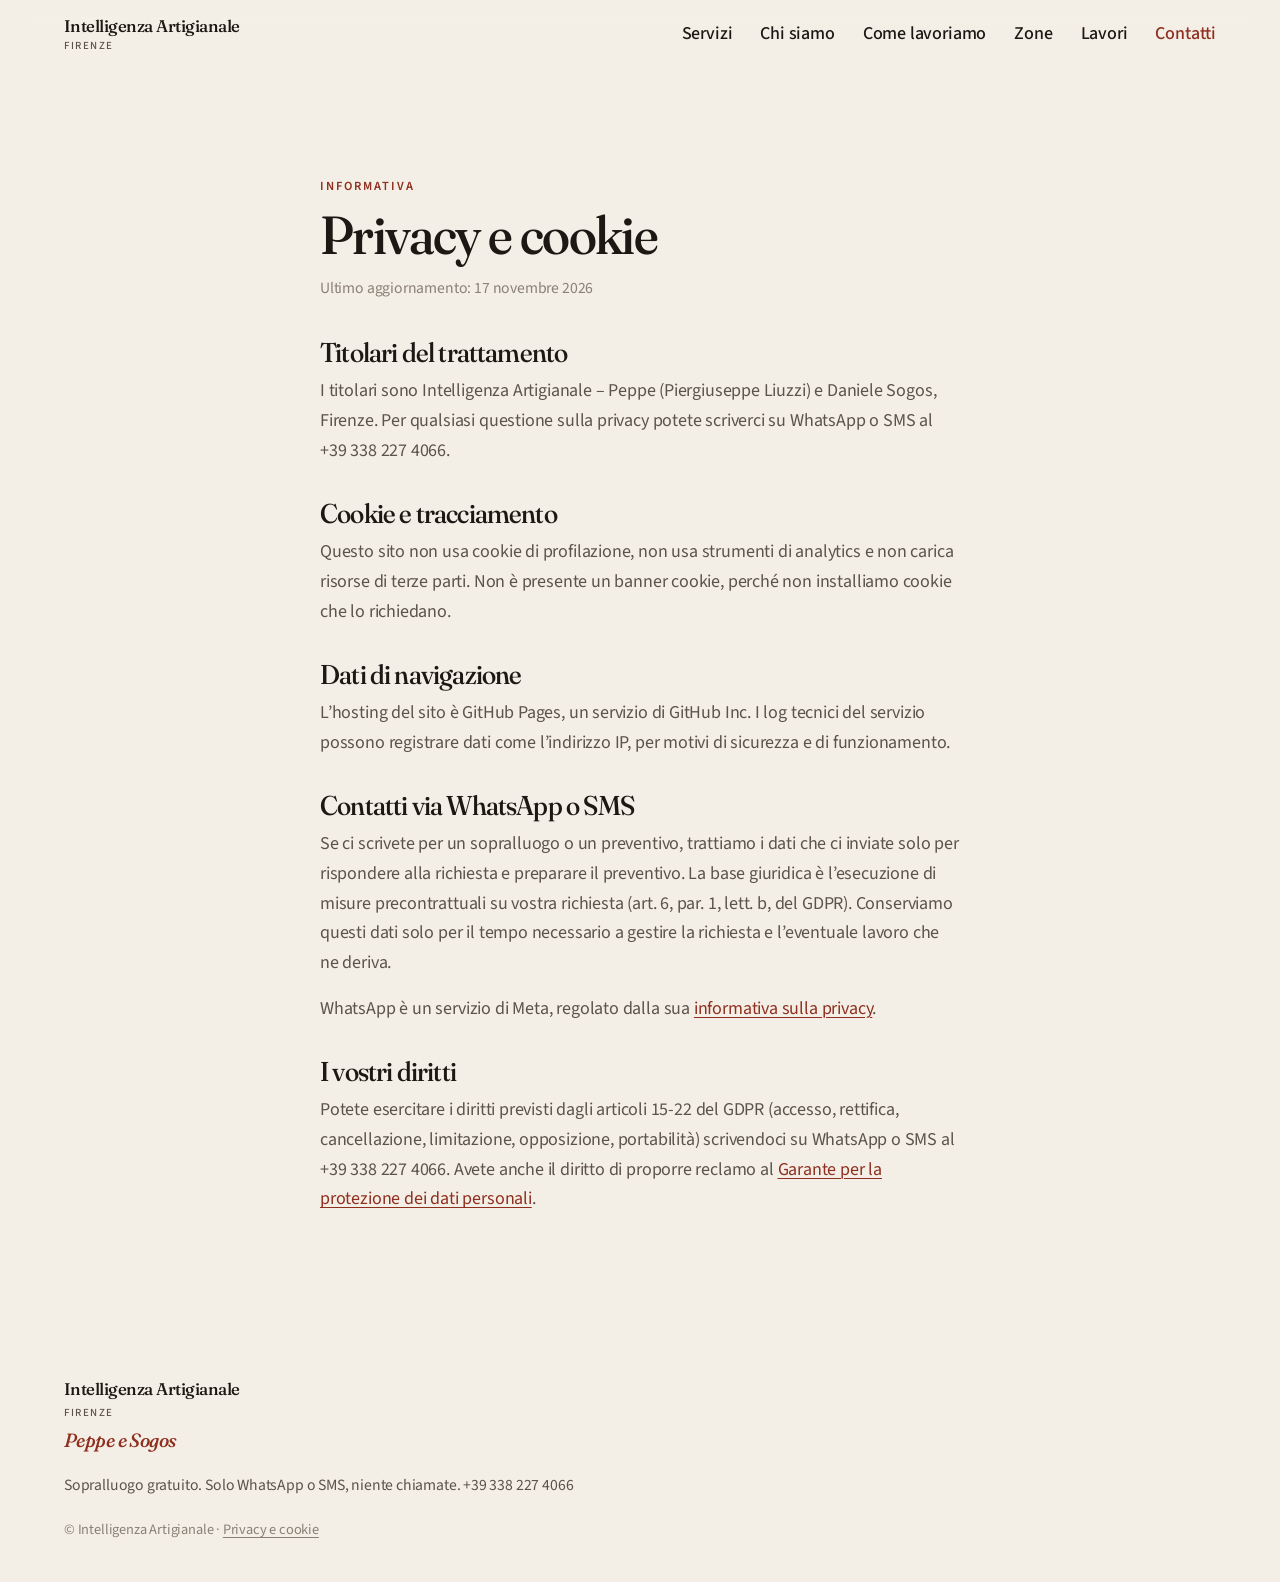
<file: privacy.html>
<!DOCTYPE html>
<html lang="it">
<head>
  <meta charset="utf-8">
  <meta name="viewport" content="width=device-width, initial-scale=1">
  <title>Privacy e cookie — Intelligenza Artigianale</title>
  <meta name="description" content="Informativa privacy e cookie di Intelligenza Artigianale: il sito non usa cookie di profilazione, analytics né risorse di terze parti.">
  <link rel="canonical" href="https://intelligenzartigianale-firenze.it/privacy.html">
  <meta name="robots" content="index, follow">
  <meta name="theme-color" content="#f4efe6">
  <meta property="og:type" content="website">
  <meta property="og:locale" content="it_IT">
  <meta property="og:title" content="Privacy e cookie — Intelligenza Artigianale">
  <meta property="og:description" content="Informativa privacy e cookie di Intelligenza Artigianale.">
  <meta property="og:url" content="https://intelligenzartigianale-firenze.it/privacy.html">
  <meta property="og:image" content="https://intelligenzartigianale-firenze.it/img/og-image.png">
  <meta property="og:site_name" content="Intelligenza Artigianale">
  <link rel="icon" href="favicon.svg" type="image/svg+xml">
  <link rel="stylesheet" href="css/styles.css">
</head>
<body>
  <a class="skip" href="#contenuto">Vai al contenuto</a>
  <header class="site-header">
    <div class="wrap header-inner">
      <a class="wordmark" href="index.html">Intelligenza Artigianale<span>Firenze</span></a>
      <button class="nav-toggle" type="button" aria-expanded="false" aria-controls="menu">Menu</button>
      <nav class="site-nav" id="menu" aria-label="Principale">
        <ul>
          <li><a href="index.html#servizi">Servizi</a></li>
          <li><a href="index.html#chi-siamo">Chi siamo</a></li>
          <li><a href="index.html#come-lavoriamo">Come lavoriamo</a></li>
          <li><a href="index.html#zone">Zone</a></li>
          <li><a href="index.html#lavori">Lavori</a></li>
          <li><a href="index.html#contatti" class="cta-nav">Contatti</a></li>
        </ul>
      </nav>
    </div>
  </header>

  <main id="contenuto">
    <article class="section legal-page">
      <div class="wrap legal-doc">
        <span class="kicker">Informativa</span>
        <h1>Privacy e cookie</h1>
        <p class="updated">Ultimo aggiornamento: 17 novembre 2026</p>

        <h2>Titolari del trattamento</h2>
        <p>I titolari sono Intelligenza Artigianale – Peppe (Piergiuseppe Liuzzi) e Daniele Sogos, Firenze. Per qualsiasi questione sulla privacy potete scriverci su WhatsApp o SMS al <span class="nowrap">+39 338 227 4066</span>.</p>

        <h2>Cookie e tracciamento</h2>
        <p>Questo sito non usa cookie di profilazione, non usa strumenti di analytics e non carica risorse di terze parti. Non è presente un banner cookie, perché non installiamo cookie che lo richiedano.</p>

        <h2>Dati di navigazione</h2>
        <p>L’hosting del sito è GitHub Pages, un servizio di GitHub Inc. I log tecnici del servizio possono registrare dati come l’indirizzo IP, per motivi di sicurezza e di funzionamento.</p>

        <h2>Contatti via WhatsApp o SMS</h2>
        <p>Se ci scrivete per un sopralluogo o un preventivo, trattiamo i dati che ci inviate solo per rispondere alla richiesta e preparare il preventivo. La base giuridica è l’esecuzione di misure precontrattuali su vostra richiesta (art. 6, par. 1, lett. b, del GDPR). Conserviamo questi dati solo per il tempo necessario a gestire la richiesta e l’eventuale lavoro che ne deriva.</p>
        <p>WhatsApp è un servizio di Meta, regolato dalla sua <a href="https://www.whatsapp.com/legal/privacy-policy" rel="noopener noreferrer" target="_blank">informativa sulla privacy</a>.</p>

        <h2>I vostri diritti</h2>
        <p>Potete esercitare i diritti previsti dagli articoli 15-22 del GDPR (accesso, rettifica, cancellazione, limitazione, opposizione, portabilità) scrivendoci su WhatsApp o SMS al <span class="nowrap">+39 338 227 4066</span>. Avete anche il diritto di proporre reclamo al <a href="https://www.garanteprivacy.it/" rel="noopener noreferrer" target="_blank">Garante per la protezione dei dati personali</a>.</p>
      </div>
    </article>
  </main>

  <footer class="site-footer">
    <div class="wrap">
      <a class="wordmark" href="index.html">Intelligenza Artigianale<span>Firenze</span></a>
      <p class="signature">Peppe e Sogos</p>
      <p class="foot-note">Sopralluogo gratuito. Solo WhatsApp o SMS, niente chiamate. <span class="nowrap">+39 338 227 4066</span></p>
      <p class="legal">© Intelligenza Artigianale · <a href="privacy.html">Privacy e cookie</a></p>
    </div>
  </footer>
  <script src="js/main.js" defer></script>
</body>
</html>
</file>
<file: css/styles.css>
/* Intelligenza Artigianale — mobile-first, rimless */

/* Self-hosted OFL fonts. No Google Fonts or other third-party requests. */
@font-face {
  font-family: "Fraunces";
  src: url("../fonts/fraunces-variable-latin.woff2") format("woff2");
  font-weight: 100 900;
  font-style: normal;
  font-display: swap;
  font-optical-sizing: auto;
}

@font-face {
  font-family: "Fraunces";
  src: url("../fonts/fraunces-variable-italic-latin.woff2") format("woff2");
  font-weight: 100 900;
  font-style: italic;
  font-display: swap;
  font-optical-sizing: auto;
}

@font-face {
  font-family: "Source Sans 3";
  src: url("../fonts/source-sans-3-variable-latin.woff2") format("woff2");
  font-weight: 200 900;
  font-style: normal;
  font-display: swap;
}

@font-face {
  font-family: "Source Sans 3";
  src: url("../fonts/source-sans-3-variable-italic-latin.woff2") format("woff2");
  font-weight: 200 900;
  font-style: italic;
  font-display: swap;
}


:root {
  --bg: #f4efe6;
  --bg-deep: #ebe4d6;
  --ink: #1c1814;
  --ink-soft: #5c534b;
  --ink-faint: #8a8076;
  --clay: #8E2F1F;
  --clay-hover: #6F2418;
  --clay-soft: #8E2F1F;
  --line: rgba(28, 24, 20, 0.28);
  --serif: "Fraunces", "Palatino Linotype", Palatino, "Times New Roman", serif;
  --sans: "Source Sans 3", "Source Sans Pro", "Segoe UI", system-ui, sans-serif;
  --space: clamp(1.25rem, 4vw, 2.5rem);
  --measure: 72rem;
  --radius: 0;
}

*,
*::before,
*::after {
  box-sizing: border-box;
}

html {
  scroll-behavior: smooth;
}

html:focus-within {
  scroll-behavior: smooth;
}

@media (prefers-reduced-motion: reduce) {
  html { scroll-behavior: auto; }
  *,
  *::before,
  *::after {
    animation: none !important;
    transition: none !important;
  }
  .js .on-scroll .icon-draw [data-draw],
  .js .on-scroll.is-in .icon-draw [data-draw] {
    stroke-dasharray: none;
    stroke-dashoffset: 0;
  }
}

body {
  margin: 0;
  background: var(--bg);
  color: var(--ink);
  font-family: var(--sans);
  font-size: 1.125rem;
  line-height: 1.65;
  font-weight: 400;
  letter-spacing: -0.01em;
  text-rendering: optimizeLegibility;
  -webkit-font-smoothing: antialiased;
}

img {
  max-width: 100%;
  height: auto;
  display: block;
}

a {
  color: var(--clay);
  text-decoration-thickness: 1px;
  text-underline-offset: 0.18em;
}

a:hover {
  color: var(--clay-hover);
}

:focus-visible {
  outline: 2px solid var(--clay);
  outline-offset: 3px;
}

.skip {
  position: absolute;
  left: 0.75rem;
  top: -4rem;
  background: var(--ink);
  color: var(--bg);
  padding: 0.6rem 1rem;
  z-index: 100;
}

.skip:focus {
  top: 0.75rem;
}

.wrap {
  width: min(100% - 2 * var(--space), var(--measure));
  margin-inline: auto;
}

/* Header */
.site-header {
  position: sticky;
  top: 0;
  z-index: 40;
  background: color-mix(in srgb, var(--bg) 88%, transparent);
  backdrop-filter: blur(14px);
  -webkit-backdrop-filter: blur(14px);
}

.header-inner {
  display: flex;
  align-items: center;
  justify-content: space-between;
  gap: 1rem;
  padding: 1rem 0;
}

.wordmark {
  font-family: var(--serif);
  font-size: 1.05rem;
  font-weight: 500;
  letter-spacing: -0.03em;
  color: var(--ink);
  text-decoration: none;
  line-height: 1.2;
}

.wordmark:hover {
  color: var(--clay);
}

.wordmark span {
  display: block;
  font-family: var(--sans);
  font-size: 0.68rem;
  letter-spacing: 0.14em;
  text-transform: uppercase;
  color: var(--ink-soft);
  font-weight: 500;
  margin-top: 0.15rem;
}

.nav-toggle {
  appearance: none;
  background: none;
  border: 0;
  font: inherit;
  color: var(--ink);
  cursor: pointer;
  padding: 0.35rem 0;
  letter-spacing: 0.08em;
  text-transform: uppercase;
  font-size: 0.75rem;
  font-weight: 600;
}

.nav-toggle[aria-expanded="true"] {
  color: var(--clay);
}

.site-nav {
  display: none;
}

.site-nav.is-open {
  display: block;
  position: absolute;
  left: 0;
  right: 0;
  top: 100%;
  background: var(--bg);
  padding: 0.5rem var(--space) 1.5rem;
}

.site-nav ul {
  list-style: none;
  margin: 0;
  padding: 0;
  display: flex;
  flex-direction: column;
  gap: 0.85rem;
}

.site-nav a {
  color: var(--ink);
  text-decoration: none;
  font-weight: 500;
}

.site-nav a:hover,
.site-nav a.cta-nav {
  color: var(--clay);
}

.cta-nav {
  font-weight: 600;
}

@media (min-width: 860px) {
  .nav-toggle { display: none; }
  .site-nav {
    display: block;
    position: static;
    background: none;
    padding: 0;
  }
  .site-nav ul {
    flex-direction: row;
    align-items: center;
    gap: 1.75rem;
  }
}

/* Hero */
.hero {
  padding: clamp(3.5rem, 10vw, 8rem) 0 clamp(4.5rem, 14vw, 10rem);
}

.eyebrow {
  font-size: 0.8rem;
  letter-spacing: 0.16em;
  text-transform: uppercase;
  color: var(--clay);
  font-weight: 600;
  margin: 0 0 1.25rem;
}

.hero h1 {
  font-family: var(--serif);
  font-weight: 500;
  font-size: clamp(2.6rem, 9vw, 6.4rem);
  line-height: 0.98;
  letter-spacing: -0.035em;
  margin: 0 0 1.5rem;
  max-width: 14ch;
  font-variation-settings: "SOFT" 40, "opsz" 144;
}

.hero .lead {
  font-size: clamp(1.15rem, 2.2vw, 1.4rem);
  color: var(--ink-soft);
  max-width: 36rem;
  margin: 0 0 2.25rem;
  line-height: 1.5;
}

.actions {
  display: flex;
  flex-wrap: wrap;
  gap: 0.85rem 1.5rem;
  align-items: center;
}

.btn {
  display: inline-flex;
  align-items: center;
  justify-content: center;
  gap: 0.5rem;
  background: var(--clay);
  color: #fff;
  text-decoration: none;
  padding: 0.9rem 1.35rem;
  font-weight: 600;
  font-size: 1rem;
  letter-spacing: -0.01em;
  border: 0;
  cursor: pointer;
  font-family: inherit;
  transition: background 0.2s ease, transform 0.2s ease;
}

.btn:hover {
  background: var(--clay-hover);
  color: #fff;
}

.btn-ghost {
  background: transparent;
  color: var(--ink);
  padding-inline: 0;
  text-decoration: underline;
  text-underline-offset: 0.22em;
  font-weight: 600;
}

.btn-ghost:hover {
  color: var(--clay);
  background: transparent;
}

.channel-note {
  margin: 1.15rem 0 0;
  color: var(--ink-soft);
  font-size: 0.98rem;
}


.channel-aside {
  margin: 0.4rem 0 0;
  color: var(--ink-soft);
  font-family: var(--serif);
  font-style: italic;
  font-weight: 500;
  font-size: 1.05rem;
  letter-spacing: -0.02em;
  line-height: 1.45;
  max-width: 24rem;
}

.signature {
  font-family: var(--serif);
  font-style: italic;
  font-weight: 500;
  font-size: 1.35rem;
  letter-spacing: -0.03em;
  color: var(--ink);
  margin: 1.75rem 0 0;
}

.site-footer .signature {
  margin: 0.35rem 0 1rem;
  font-size: 1.2rem;
  color: var(--clay);
}

/* Sections */
.section {
  padding: clamp(3.5rem, 9vw, 6.75rem) 0;
}

.section-head {
  margin-bottom: clamp(2rem, 5vw, 3.5rem);
  max-width: 40rem;
}

.kicker {
  display: block;
  font-size: 0.78rem;
  letter-spacing: 0.16em;
  text-transform: uppercase;
  color: var(--clay);
  font-weight: 600;
  margin-bottom: 0.7rem;
}

.section h2 {
  font-family: var(--serif);
  font-weight: 500;
  font-size: clamp(2rem, 5vw, 3.35rem);
  line-height: 1.08;
  letter-spacing: -0.03em;
  margin: 0 0 0.85rem;
  font-variation-settings: "SOFT" 30, "opsz" 80;
}

.section-head p,
.intro {
  margin: 0;
  color: var(--ink-soft);
  font-size: 1.2rem;
}

/* People */
.people {
  display: grid;
  gap: clamp(2.5rem, 6vw, 5rem);
}

@media (min-width: 720px) {
  .people { grid-template-columns: 1fr 1fr; gap: clamp(3rem, 8vw, 7rem); }
  .person:nth-of-type(2) { margin-top: 2.75rem; }
}

.icon-person {
  width: 4rem;
  height: 4rem;
  margin: 0 0 1.15rem;
}

.icon-person * {
  stroke-width: 0.75;
}

@media (min-width: 720px) {
  .icon-person {
    width: 5rem;
    height: 5rem;
    margin: 0 0 1.35rem;
  }

  .icon-person * {
    stroke-width: 0.6;
  }
}

.person h3 {
  font-family: var(--serif);
  font-size: 1.85rem;
  font-weight: 500;
  margin: 0 0 0.2rem;
  letter-spacing: -0.03em;
}

.fullname {
  margin: 0 0 0.35rem;
  color: var(--ink-soft);
  font-size: 1rem;
}

.role {
  color: var(--clay);
  font-weight: 600;
  margin: 0 0 0.7rem;
  font-size: 1rem;
}

.person p {
  margin: 0;
  color: var(--ink-soft);
}


.icon {
  display: block;
  color: var(--clay);
  flex-shrink: 0;
}

/* Stroke is scaled so it stays ~1.5px at the rendered size
   (vector-effect: non-scaling-stroke broke pathLength dash drawing). */
.icon-service {
  width: 4rem;
  height: 4rem;
  margin: 0 0 1.2rem;
}

.icon-service * {
  stroke-width: 0.75;
}

.icon-step {
  width: 2.5rem;
  height: 2.5rem;
  margin: 0 0 0.85rem;
}

.icon-step * {
  stroke-width: 1.2;
}

@media (min-width: 1024px) {
  .icon-service {
    width: 5rem;
    height: 5rem;
    margin: 0 0 1.35rem;
  }

  .icon-service * {
    stroke-width: 0.6;
  }
}

.icon-draw {
  overflow: visible;
}

.js .on-scroll .icon-draw [data-draw] {
  stroke-dasharray: 100;
  stroke-dashoffset: 100;
}

.js .on-scroll.is-in .icon-draw [data-draw] {
  animation: icon-draw 0.95s ease forwards;
}

.js .on-scroll.is-in .icon-draw [data-draw]:nth-child(2) { animation-delay: 0.08s; }
.js .on-scroll.is-in .icon-draw [data-draw]:nth-child(3) { animation-delay: 0.16s; }
.js .on-scroll.is-in .icon-draw [data-draw]:nth-child(4) { animation-delay: 0.22s; }
.js .on-scroll.is-in .icon-draw [data-draw]:nth-child(5) { animation-delay: 0.28s; }
.js .on-scroll.is-in .icon-draw [data-draw]:nth-child(6) { animation-delay: 0.34s; }
.js .on-scroll.is-in .icon-draw [data-draw]:nth-child(7) { animation-delay: 0.40s; }
.js .on-scroll.is-in .icon-draw [data-draw]:nth-child(8) { animation-delay: 0.46s; }

@keyframes icon-draw {
  to { stroke-dashoffset: 0; }
}
/* Icon blobs + playful tilt (rimless: no boxes, just a soft stain) */
.icon-blob {
  --icon-tilt: -6deg;
  position: relative;
  display: inline-grid;
  place-items: center;
  width: 5.5rem;
  height: 5.5rem;
  margin: 0 0 1.1rem;
  transform: rotate(var(--icon-tilt));
  transform-origin: 50% 55%;
}

.icon-blob .blob {
  position: absolute;
  inset: 0;
  background: color-mix(in srgb, var(--clay) 12%, var(--bg-deep));
  border-radius: 62% 38% 55% 45% / 48% 58% 42% 52%;
  z-index: 0;
}

.icon-blob .icon {
  position: relative;
  z-index: 1;
  margin: 0;
}

.icon-blob .icon-service,
.icon-blob .icon-person {
  width: 3.25rem;
  height: 3.25rem;
}

.icon-blob .icon-service *,
.icon-blob .icon-person * {
  stroke-width: 0.9;
}

.icon-blob--step {
  width: 4.35rem;
  height: 4.35rem;
  margin: 0 0 0.9rem;
}

.icon-blob--step .icon-step {
  width: 2.6rem;
  height: 2.6rem;
}

.icon-blob--step .icon-step * {
  stroke-width: 1.15;
}

.icon-blob--mini {
  width: 3.5rem;
  height: 3.5rem;
  margin: 0 0 0.75rem;
  --icon-tilt: -8deg;
}

.icon-blob--mini .icon-section {
  width: 2.2rem;
  height: 2.2rem;
}

.icon-blob--mini .icon-section * {
  stroke-width: 1.25;
}

.service:nth-of-type(1) .icon-blob,
.step:nth-of-type(1) .icon-blob,
.person:nth-of-type(1) .icon-blob { --icon-tilt: -8deg; }
.service:nth-of-type(2) .icon-blob,
.step:nth-of-type(2) .icon-blob,
.person:nth-of-type(2) .icon-blob { --icon-tilt: 6deg; }
.service:nth-of-type(3) .icon-blob,
.step:nth-of-type(3) .icon-blob { --icon-tilt: -4deg; }
.service:nth-of-type(4) .icon-blob,
.step:nth-of-type(4) .icon-blob { --icon-tilt: 7deg; }
.service:nth-of-type(5) .icon-blob { --icon-tilt: -6deg; }
.service:nth-of-type(6) .icon-blob { --icon-tilt: 5deg; }

.service:nth-of-type(2) .blob { border-radius: 40% 60% 42% 58% / 55% 38% 62% 45%; }
.service:nth-of-type(3) .blob { border-radius: 50% 50% 38% 62% / 42% 58% 48% 52%; }
.service:nth-of-type(4) .blob { border-radius: 58% 42% 60% 40% / 40% 60% 35% 65%; }
.service:nth-of-type(5) .blob { border-radius: 46% 54% 36% 64% / 60% 40% 58% 42%; }
.service:nth-of-type(6) .blob { border-radius: 64% 36% 52% 48% / 44% 62% 38% 56%; }
.step:nth-of-type(2) .blob,
.person:nth-of-type(2) .blob { border-radius: 42% 58% 50% 50% / 60% 40% 55% 45%; }
.step:nth-of-type(3) .blob { border-radius: 55% 45% 40% 60% / 48% 52% 45% 55%; }
.step:nth-of-type(4) .blob { border-radius: 38% 62% 58% 42% / 52% 38% 62% 48%; }

@keyframes icon-wiggle {
  0%, 100% { transform: rotate(var(--icon-tilt, 0deg)) translateY(0); }
  28% { transform: rotate(calc(var(--icon-tilt, 0deg) + 9deg)) translateY(-4px); }
  58% { transform: rotate(calc(var(--icon-tilt, 0deg) - 6deg)) translateY(-1px); }
}

@media (hover: hover) and (prefers-reduced-motion: no-preference) {
  .icon-blob {
    transition: transform 0.35s ease;
  }

  .service:hover .icon-blob,
  .step:hover .icon-blob,
  .person:hover .icon-blob,
  .section-head:hover .icon-blob {
    animation: icon-wiggle 0.7s ease;
  }
}

.sparkle {
  display: inline-block;
  width: 1.05rem;
  height: 1.05rem;
  margin-left: 0.35rem;
  color: var(--clay);
  vertical-align: -0.15rem;
  transform: rotate(12deg);
}

/* Services */
.service {
  padding: clamp(2.25rem, 5.5vw, 4rem) 0;
}

.service + .service {
  /* space only — no rules, no cards */
}

.service h3 {
  font-family: var(--serif);
  font-size: clamp(1.7rem, 3.5vw, 2.35rem);
  font-weight: 500;
  letter-spacing: -0.03em;
  margin: 0 0 0.7rem;
}

.service .desc {
  color: var(--ink-soft);
  margin: 0;
  max-width: 36rem;
}

.work-list {
  margin: 0;
  padding: 0;
  list-style: none;
}

.work-list li {
  font-weight: 500;
  padding: 0.7rem 0 0.7rem 1.15rem;
  position: relative;
}

.work-list li::before {
  content: "";
  position: absolute;
  left: 0;
  top: 1.15em;
  width: 0.38rem;
  height: 0.38rem;
  background: var(--clay);
  opacity: 0.75;
  border-radius: 60% 40% 55% 45%;
}

@media (min-width: 1024px) {
  .service {
    display: grid;
    grid-template-columns: minmax(16rem, 1fr) minmax(20rem, 1.05fr);
    column-gap: clamp(2.5rem, 7vw, 8rem);
    align-items: start;
    padding: clamp(3rem, 6vw, 5rem) 0;
  }

  .service-intro {
    position: sticky;
    top: 5.75rem;
    align-self: start;
    padding-bottom: 0.25rem;
  }

  .service .desc {
    max-width: none;
  }

  .icon-blob {
    width: 6.75rem;
    height: 6.75rem;
    margin: 0 0 1.25rem;
  }

  .icon-blob .icon-service,
  .icon-blob .icon-person {
    width: 4rem;
    height: 4rem;
  }

  .icon-blob .icon-service *,
  .icon-blob .icon-person * {
    stroke-width: 0.7;
  }

  /* Zigzag: odd intro left, even intro right, slight side shift */
  .service:nth-of-type(even) {
    grid-template-columns: minmax(20rem, 1.05fr) minmax(16rem, 1fr);
  }

  .service:nth-of-type(even) .service-intro {
    grid-column: 2;
  }

  .service:nth-of-type(even) .service-rates {
    grid-column: 1;
    grid-row: 1;
  }

  .service:nth-of-type(odd) {
    margin-right: clamp(0rem, 6vw, 5rem);
  }

  .service:nth-of-type(even) {
    margin-left: clamp(0rem, 6vw, 5rem);
  }
}

.fine {
  margin: 1.25rem 0 0;
  color: var(--ink-faint);
  font-size: 0.95rem;
  max-width: 46rem;
}

/* Process */
.steps {
  display: grid;
  gap: clamp(2rem, 5vw, 3rem);
  counter-reset: step;
}

@media (min-width: 720px) {
  .steps { grid-template-columns: 1fr 1fr; }
  .step:nth-of-type(2),
  .step:nth-of-type(4) { margin-top: 1.75rem; }
}

@media (min-width: 1080px) {
  .steps { grid-template-columns: repeat(4, 1fr); }
  .step:nth-of-type(1) { margin-top: 0.35rem; }
  .step:nth-of-type(2) { margin-top: 2.75rem; }
  .step:nth-of-type(3) { margin-top: 0.9rem; }
  .step:nth-of-type(4) { margin-top: 3.25rem; }
}

.step h3 {
  font-family: var(--serif);
  font-size: 1.55rem;
  font-weight: 500;
  margin: 0 0 0.5rem;
  letter-spacing: -0.03em;
}

.step h3::before {
  counter-increment: step;
  content: counter(step, decimal-leading-zero);
  display: block;
  font-family: var(--sans);
  font-size: 0.78rem;
  letter-spacing: 0.14em;
  text-transform: uppercase;
  color: var(--clay);
  font-weight: 600;
  margin-bottom: 0.65rem;
}

.step p {
  margin: 0;
  color: var(--ink-soft);
}

/* Zones */
.zones {
  font-size: clamp(1.15rem, 2.4vw, 1.45rem);
  line-height: 1.7;
  max-width: 50rem;
}

.zones p {
  margin: 0 0 1.5rem;
  color: var(--ink-soft);
  font-size: 1.15rem;
}

.zone-list {
  margin: 0 0 1.5rem;
  color: var(--ink);
  font-family: var(--serif);
  font-weight: 500;
  letter-spacing: -0.02em;
  display: flex;
  flex-wrap: wrap;
  gap: 0.45rem 1.35rem;
  align-items: baseline;
  line-height: 1.55;
}

.zone-list span {
  display: inline-block;
}

/* Works / gallery */
.project {
  padding: clamp(2.5rem, 6vw, 4.5rem) 0;
}

.project + .project {
  /* space only — no rules, no cards */
}

.project h3 {
  font-family: var(--serif);
  font-size: clamp(1.7rem, 3.2vw, 2.25rem);
  font-weight: 500;
  letter-spacing: -0.03em;
  margin: 0 0 0.85rem;
}

.project-intro p {
  margin: 0;
  color: var(--ink-soft);
  max-width: 36rem;
}

.project-hero,
.project-seq figure {
  margin: 0;
}

.project-hero {
  margin-top: 1.75rem;
}

.project-hero img,
.project-seq img {
  display: block;
  width: auto;
  height: auto;
  max-width: 100%;
}

.project-hero img {
  max-height: min(82vh, 48rem);
}

.project-hero--wide img {
  width: 100%;
  max-height: none;
}

.project-hero figcaption,
.project-seq figcaption {
  margin-top: 0.65rem;
  color: var(--ink-soft);
  font-size: 0.95rem;
  line-height: 1.5;
  max-width: 36rem;
}

.shot-label {
  display: block;
  font-family: var(--sans);
  font-size: 0.72rem;
  font-weight: 600;
  letter-spacing: 0.14em;
  text-transform: uppercase;
  color: var(--clay);
  margin-bottom: 0.2rem;
}

.project-seq {
  display: grid;
  gap: clamp(1.5rem, 4vw, 2.25rem);
  margin-top: clamp(1.75rem, 4vw, 2.75rem);
  align-items: start;
}

@media (min-width: 800px) {
  .project-seq { grid-template-columns: repeat(3, 1fr); }
  .project-seq img { width: 100%; }
  .project-seq figcaption { max-width: none; }
}

@media (min-width: 1024px) {
  .project-head {
    display: grid;
    grid-template-columns: minmax(16rem, 0.85fr) minmax(20rem, 1.15fr);
    column-gap: clamp(2.5rem, 5.5vw, 5.5rem);
    align-items: start;
  }

  .project:nth-of-type(even) .project-head {
    grid-template-columns: minmax(20rem, 1.15fr) minmax(16rem, 0.85fr);
  }

  .project:nth-of-type(even) .project-intro {
    grid-column: 2;
  }

  .project:nth-of-type(even) .project-hero {
    grid-column: 1;
    grid-row: 1;
  }

  .project-intro {
    position: sticky;
    top: 5.75rem;
    padding-bottom: 0.5rem;
  }

  .project-hero {
    margin-top: 0;
  }
}

/* FAQ */
.faq {
  max-width: 38rem;
}

.faq details {
  padding: 1.15rem 0;
}

.faq summary {
  cursor: pointer;
  font-weight: 600;
  font-size: 1.15rem;
  list-style: none;
  display: flex;
  justify-content: space-between;
  gap: 1rem;
  align-items: baseline;
}

.faq summary::-webkit-details-marker { display: none; }

.faq summary::after {
  content: "+";
  color: var(--clay);
  font-weight: 500;
  font-size: 1.4rem;
  line-height: 1;
}

.faq details[open] summary::after {
  content: "–";
}

.faq details p {
  margin: 0.8rem 0 0;
  color: var(--ink-soft);
  max-width: 40rem;
}

/* Contact */
.contact-grid {
  display: grid;
  gap: clamp(2.5rem, 6vw, 5rem);
}

@media (min-width: 860px) {
  .contact-grid { grid-template-columns: 0.9fr 1.1fr; }
}

.phone {
  font-family: var(--serif);
  font-size: clamp(1.8rem, 4vw, 2.5rem);
  letter-spacing: -0.03em;
  margin: 0.3rem 0 0.6rem;
  font-weight: 500;
}

.contact-side p {
  color: var(--ink-soft);
  margin: 0 0 1rem;
}

.contact-side .fine {
  margin-top: 1.35rem;
}

.form {
  display: grid;
  gap: 1.35rem;
}

.field {
  display: grid;
  gap: 0.4rem;
}

.field label {
  font-size: 0.85rem;
  letter-spacing: 0.04em;
  font-weight: 600;
}

.field input,
.field select,
.field textarea {
  appearance: none;
  background: transparent;
  border: 0;
  border-bottom: 1px solid var(--line);
  border-radius: 0;
  font: inherit;
  color: var(--ink);
  padding: 0.55rem 0;
  width: 100%;
}

.field input:focus,
.field select:focus,
.field textarea:focus {
  outline: none;
  border-bottom-color: var(--clay);
}

.field textarea {
  min-height: 7rem;
  resize: vertical;
}

.form-actions {
  display: flex;
  flex-wrap: wrap;
  gap: 0.9rem 1.4rem;
  align-items: center;
  margin-top: 0.4rem;
}

/* Footer */
.site-footer {
  padding: 3.5rem 0 2.5rem;
  color: var(--ink-soft);
  font-size: 0.98rem;
}

.site-footer .wordmark {
  margin-bottom: 1rem;
}

.foot-note {
  max-width: 36rem;
  margin: 0 0 1.25rem;
}

.legal {
  margin: 0;
  color: var(--ink-faint);
  font-size: 0.9rem;
}

.nowrap {
  white-space: nowrap;
}

.actions .btn-ghost {
  min-height: 2.9rem;
}

/* Reveal */
.reveal {
  opacity: 0;
  transform: translateY(0.7rem);
  animation: rise 0.8s ease forwards;
}

.reveal:nth-child(2) { animation-delay: 0.08s; }
.reveal:nth-child(3) { animation-delay: 0.16s; }

@keyframes rise {
  to {
    opacity: 1;
    transform: none;
  }
}

.js .on-scroll {
  opacity: 0;
  transform: translateY(0.8rem);
  transition: opacity 0.7s ease, transform 0.7s ease;
}

.js .on-scroll.is-in {
  opacity: 1;
  transform: none;
}

.legal a {
  color: inherit;
}

.legal a:hover {
  color: var(--clay);
}

.legal-doc {
  max-width: 40rem;
}

.legal-doc h1 {
  font-family: var(--serif);
  font-weight: 500;
  font-size: clamp(2rem, 5vw, 3.35rem);
  line-height: 1.08;
  letter-spacing: -0.03em;
  margin: 0 0 0.7rem;
  font-variation-settings: "SOFT" 30, "opsz" 80;
}

.legal-doc .updated {
  margin: 0 0 2.25rem;
  color: var(--ink-faint);
  font-size: 0.98rem;
}

.legal-doc h2 {
  font-family: var(--serif);
  font-weight: 500;
  font-size: clamp(1.35rem, 2.5vw, 1.7rem);
  letter-spacing: -0.03em;
  margin: 2.1rem 0 0.55rem;
}

.legal-doc p {
  margin: 0 0 1rem;
  color: var(--ink-soft);
}

.legal-doc p:last-child {
  margin-bottom: 0;
}
</file>
